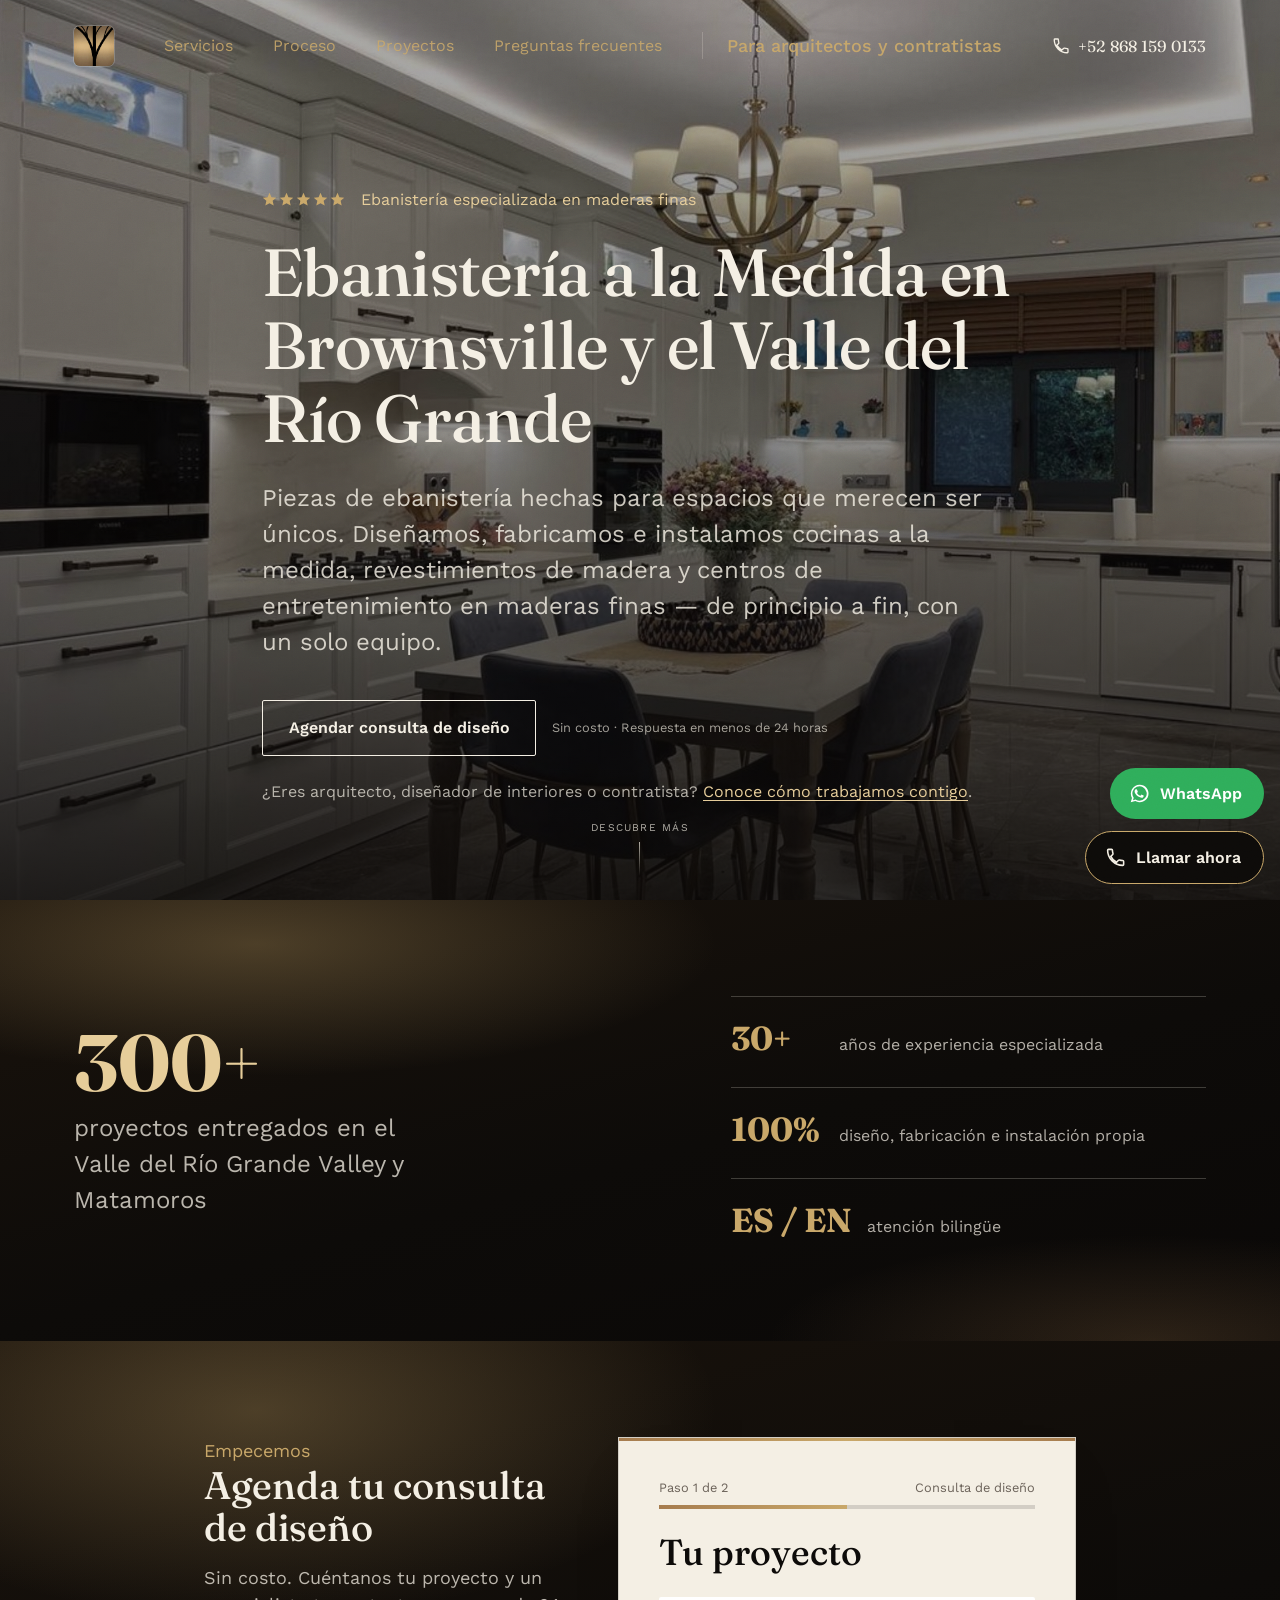
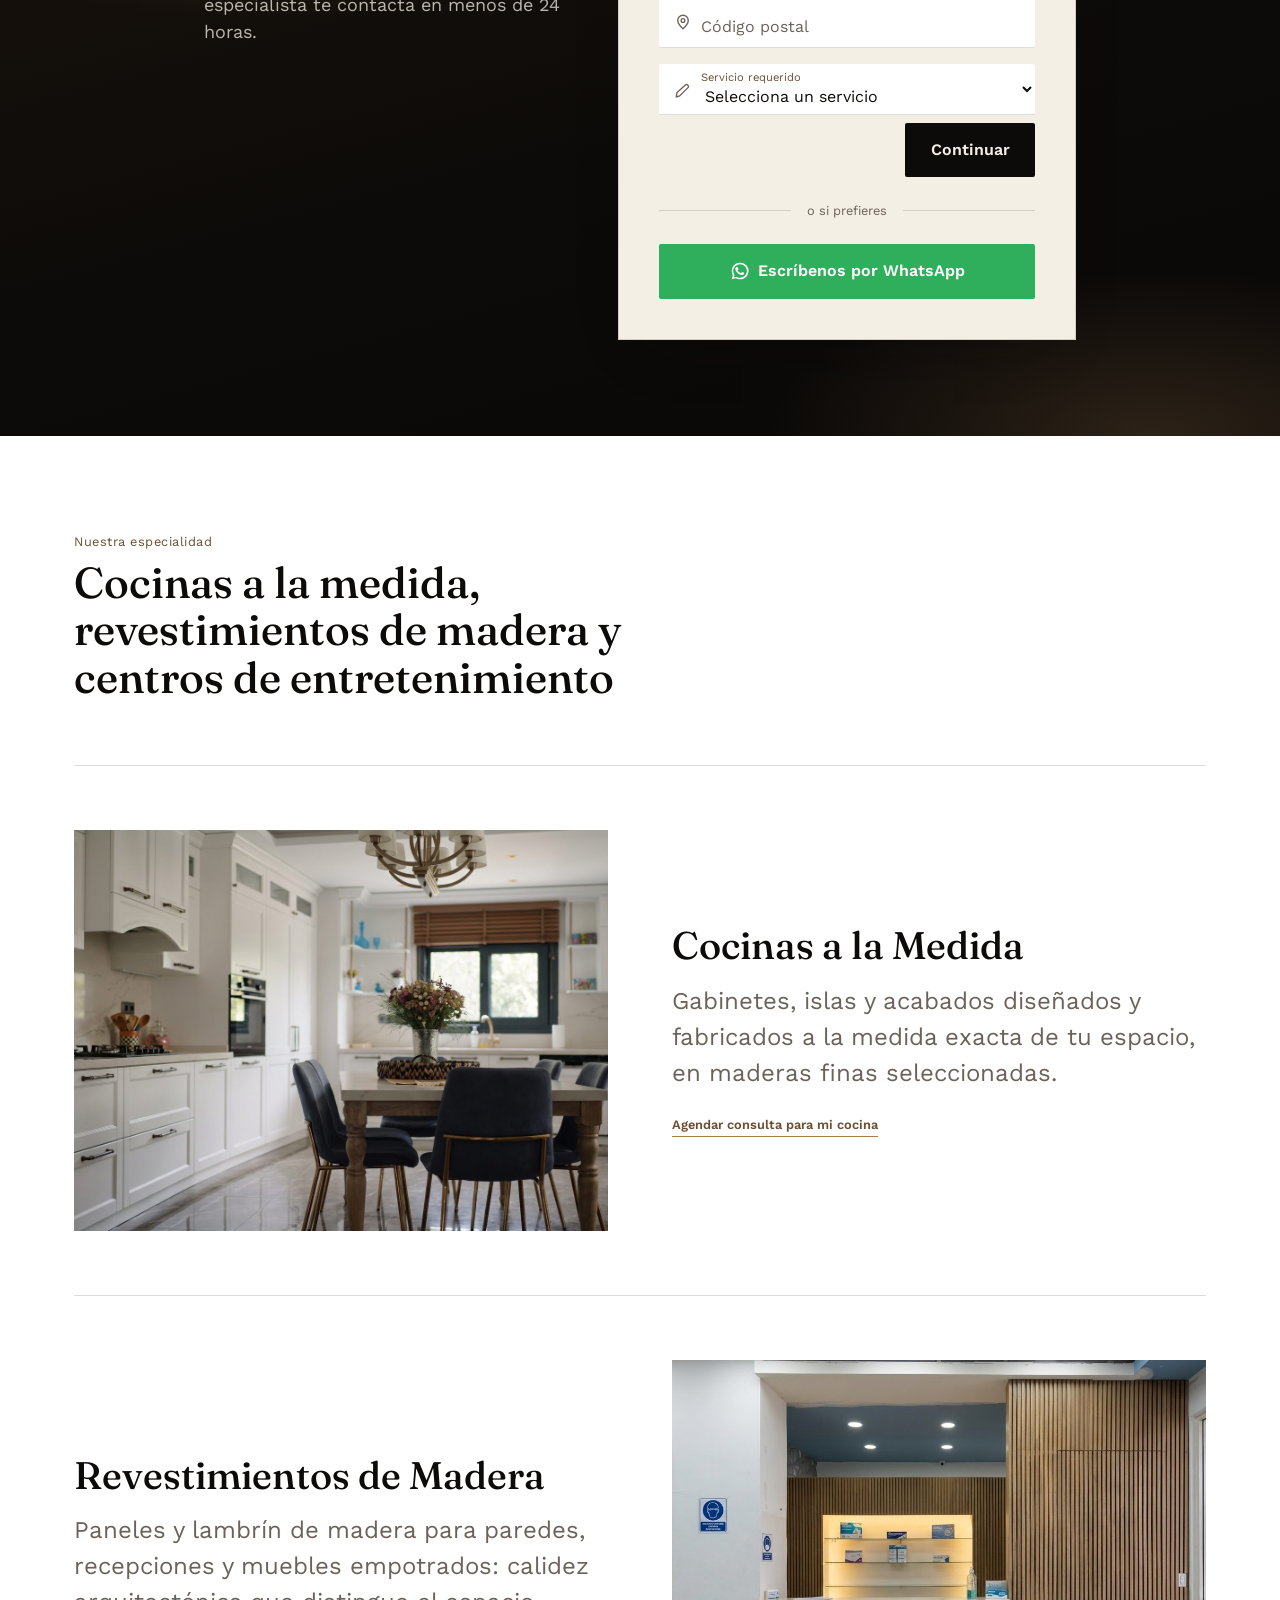
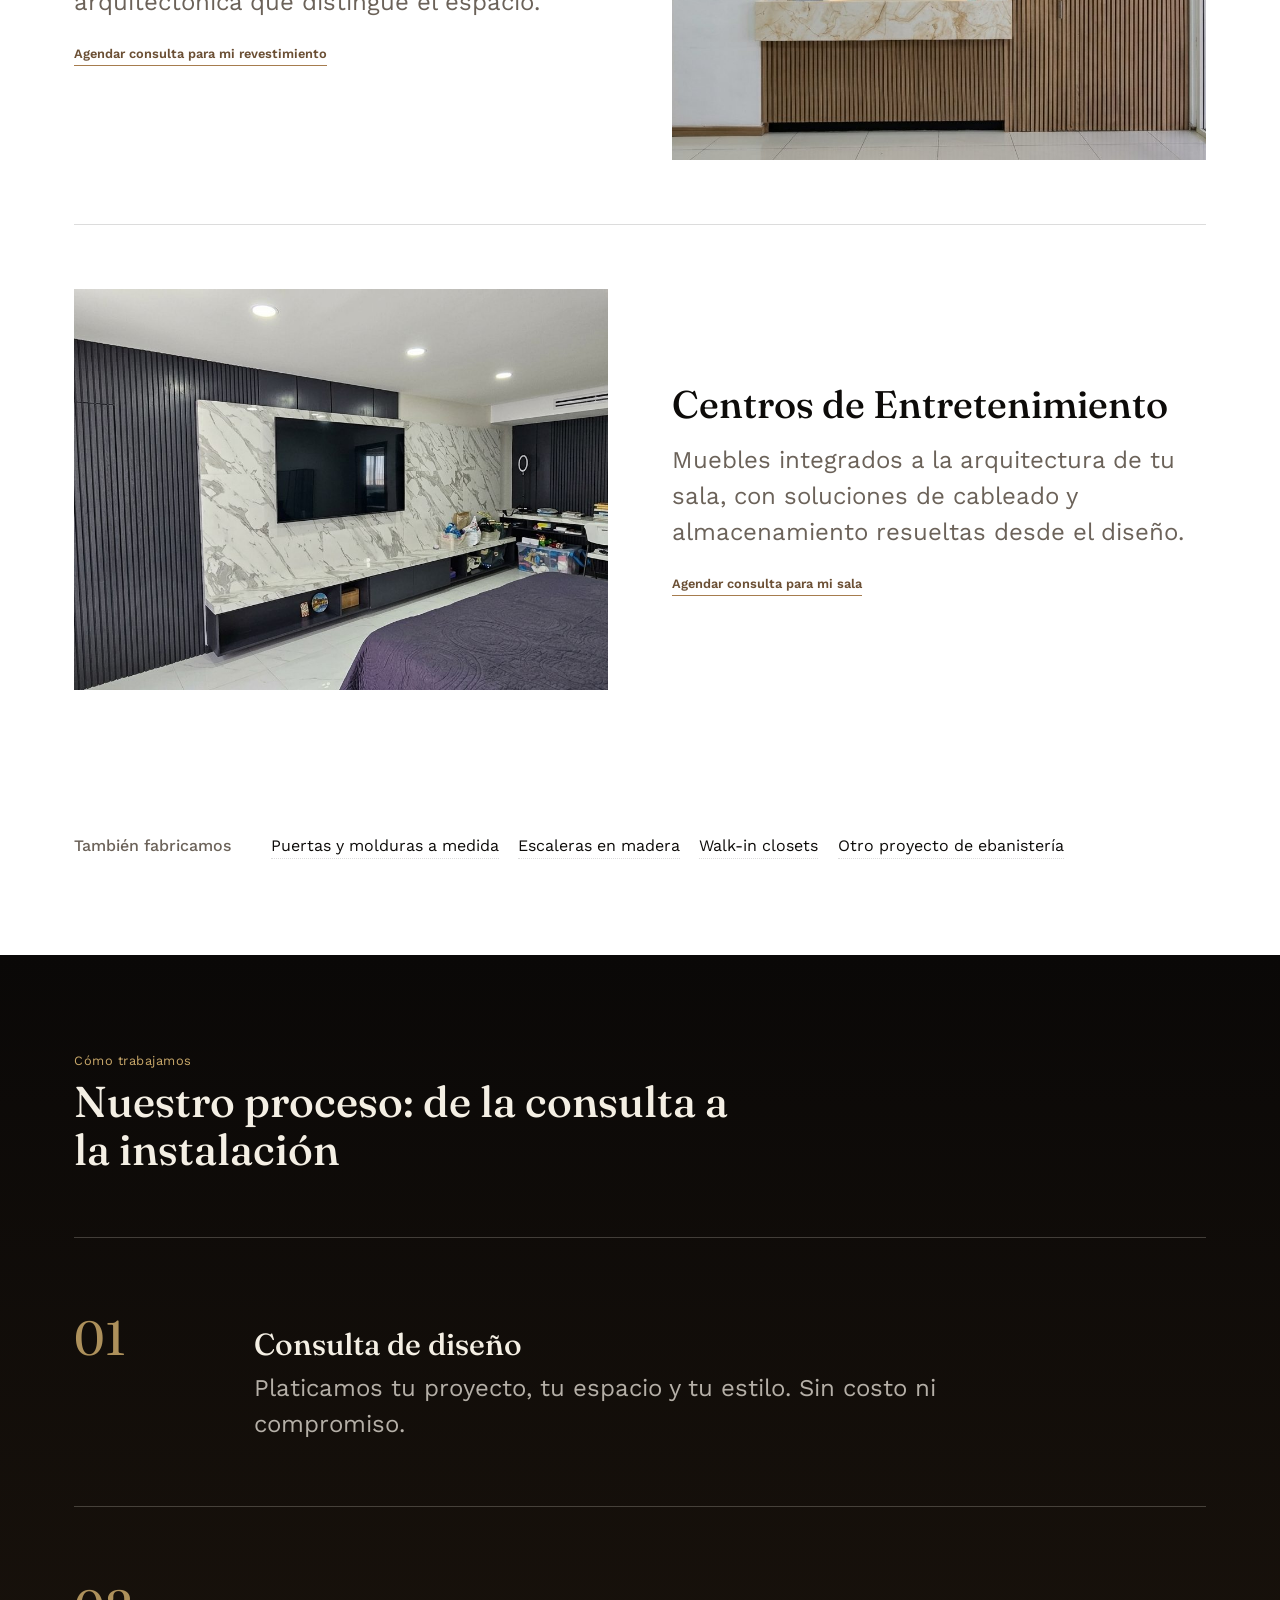
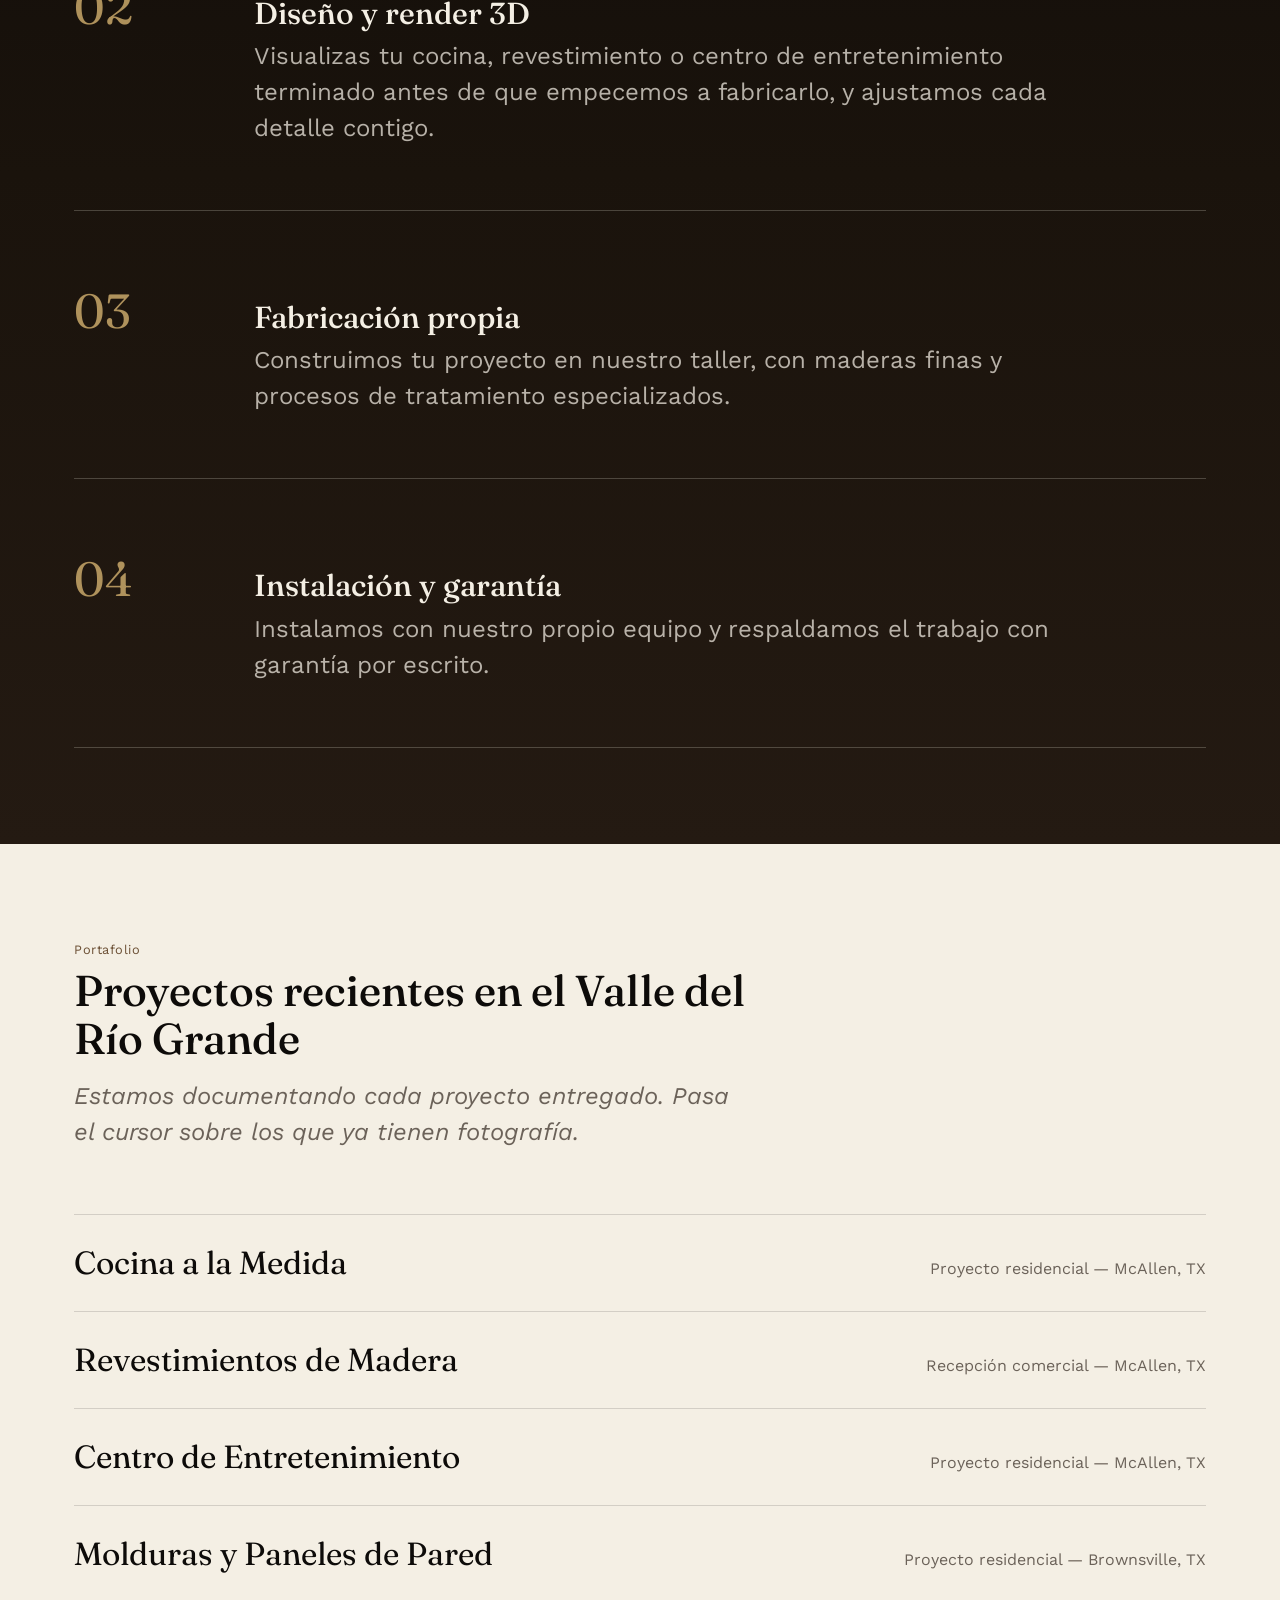
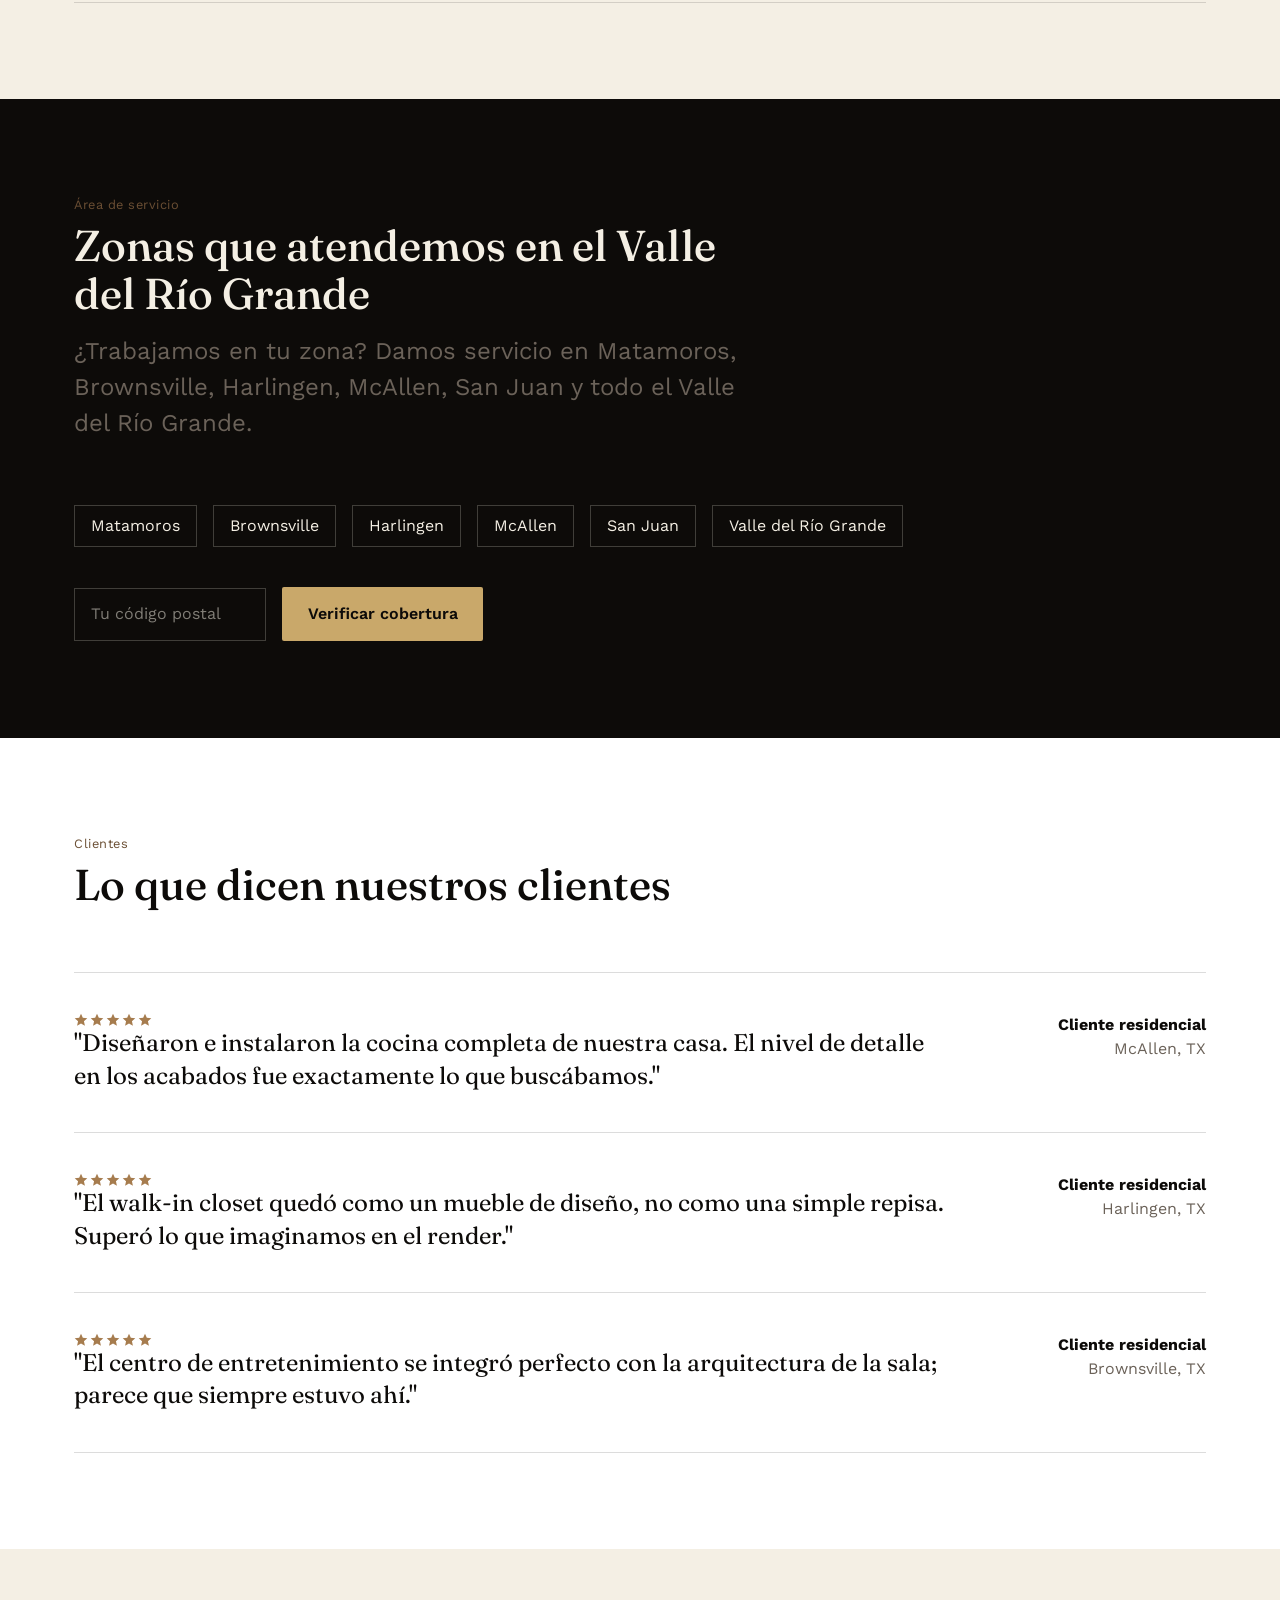
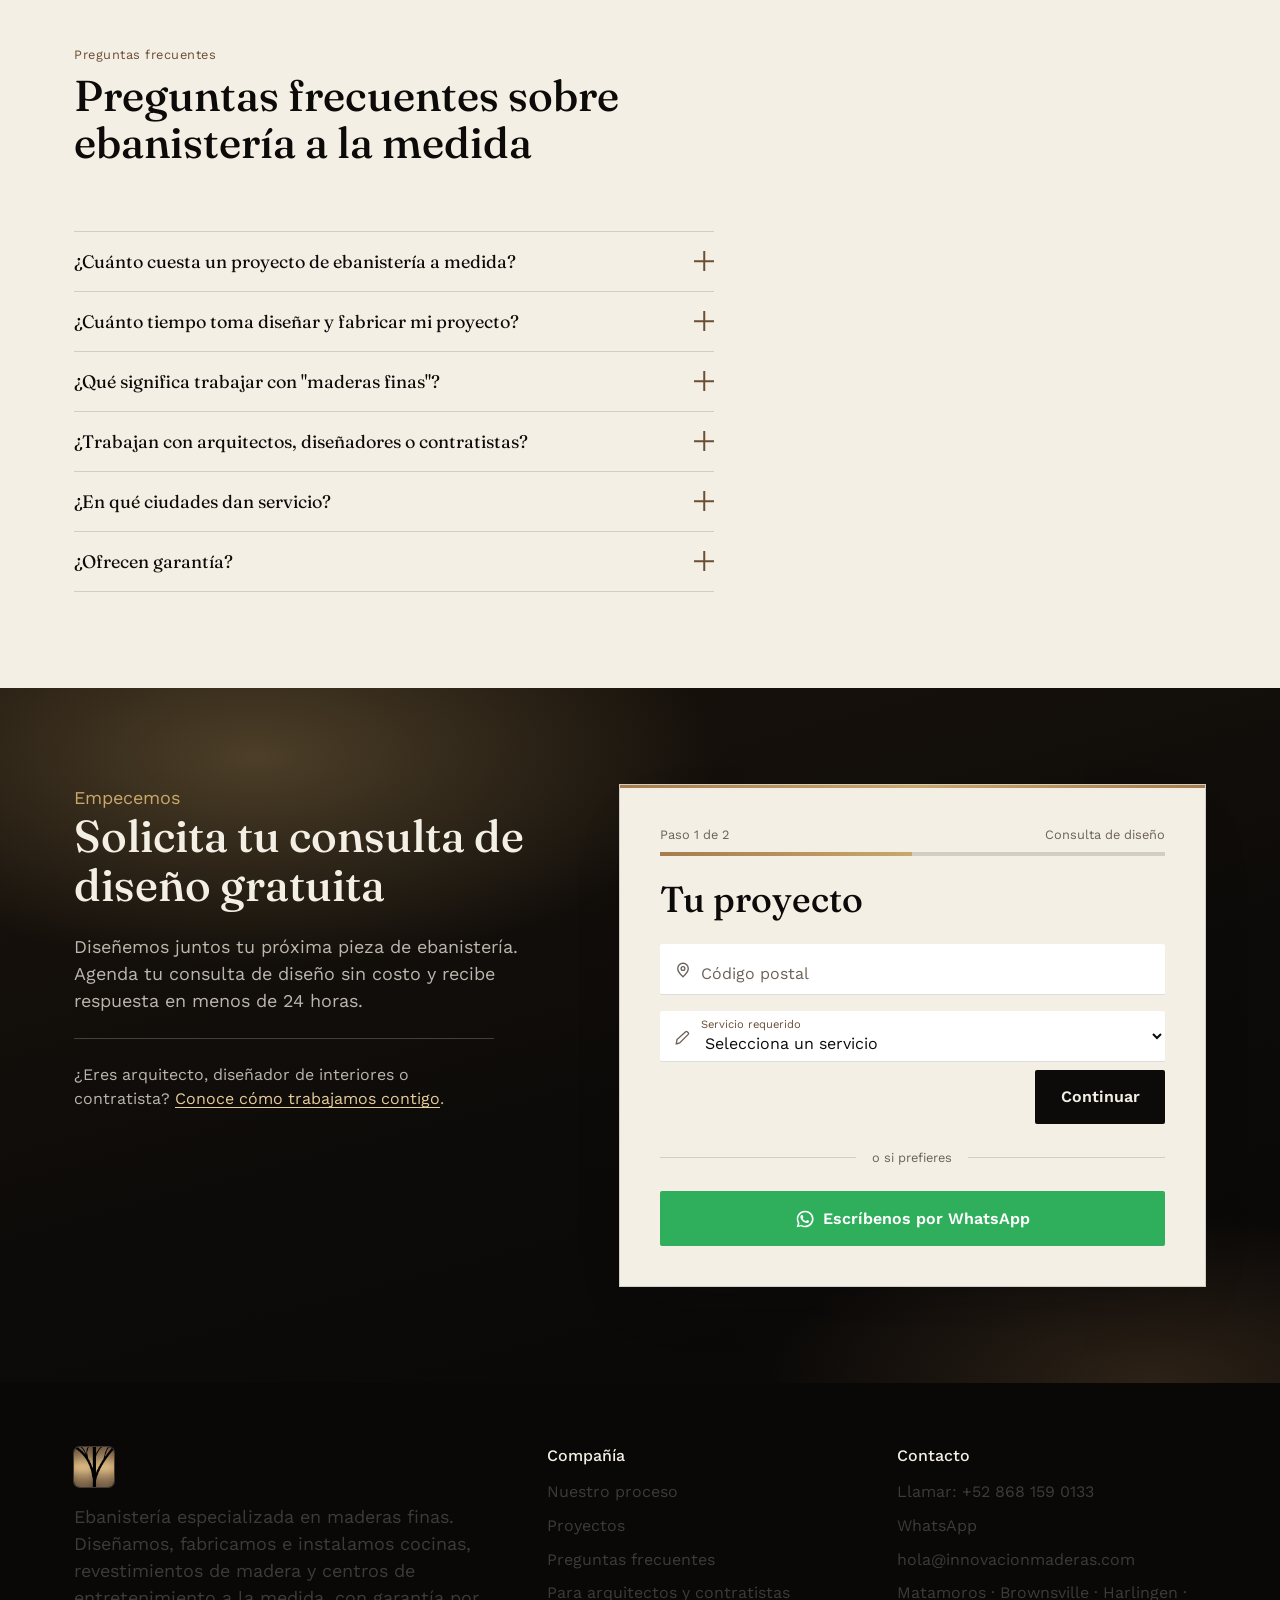
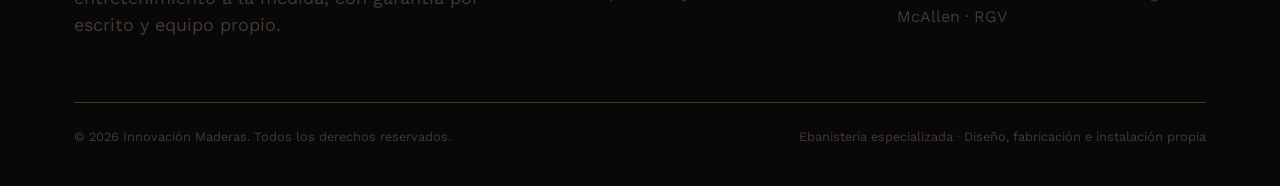
<file: index.html>
<!DOCTYPE html>
<html lang="es">
<head>
  <meta charset="UTF-8" />
  <meta name="viewport" content="width=device-width, initial-scale=1.0" />
  <title>Ebanistería a la Medida en Brownsville TX | Innovación Maderas</title>
  <meta name="description" content="Cocinas, revestimientos de madera y centros de entretenimiento en madera fina, diseñados y fabricados por Innovación Maderas. Servimos Matamoros, Brownsville, Harlingen y todo el Valle del Río Grande. Consulta de diseño sin costo." />
  <link rel="canonical" href="https://www.innovacionmaderas.com/" />
  <!-- TODO: reemplazar por la URL real cuando el dominio esté conectado (ver Prioridad 1 del informe SEO) -->

  <link rel="preconnect" href="https://fonts.googleapis.com" />
  <link rel="preconnect" href="https://fonts.gstatic.com" crossorigin />
  <link href="https://fonts.googleapis.com/css2?family=Fraunces:opsz,wght@9..144,400;9..144,500;9..144,600&family=Work+Sans:wght@400;500;600&display=swap" rel="stylesheet" />

  <link rel="icon" href="assets/images/logo/favicon-32.png" sizes="32x32" />
  <link rel="icon" href="assets/images/logo/favicon-16.png" sizes="16x16" />
  <link rel="icon" href="assets/images/logo/icon-192.png" sizes="192x192" />
  <link rel="apple-touch-icon" href="assets/images/logo/apple-touch-icon.png" />
  <link rel="manifest" href="manifest.json" />
  <meta name="theme-color" content="#0d0b09" />
  <meta name="apple-mobile-web-app-capable" content="yes" />
  <meta name="apple-mobile-web-app-status-bar-style" content="black-translucent" />
  <meta name="apple-mobile-web-app-title" content="Innovación Maderas" />
  <link rel="stylesheet" href="assets/css/reset.css" />
  <link rel="stylesheet" href="assets/css/variables.css" />
  <link rel="stylesheet" href="assets/css/main.css" />
  <link rel="stylesheet" href="assets/css/pages/home.css" />

  <!-- LocalBusiness schema — actualizar "url", "address" y "sameAs" con datos
       reales (dirección física o área de servicio, redes sociales) cuando
       estén definidos. Ver sección 5 y 8 del informe SEO. -->
  <script type="application/ld+json">
  {
    "@context": "https://schema.org",
    "@type": "HomeAndConstructionBusiness",
    "name": "Innovación Maderas",
    "description": "Ebanistería especializada en maderas finas: cocinas a la medida, revestimientos de madera y centros de entretenimiento, para clientes residenciales y para arquitectos, diseñadores y contratistas en el Valle del Río Grande.",
    "url": "https://www.innovacionmaderas.com/",
    "image": "https://www.innovacionmaderas.com/assets/images/logo/logo.png",
    "logo": "https://www.innovacionmaderas.com/assets/images/logo/logo.png",
    "telephone": "+52-868-159-0133",
    "email": "hola@innovacionmaderas.com",
    "priceRange": "$$$",
    "areaServed": [
      { "@type": "City", "name": "Matamoros, Tamaulipas" },
      { "@type": "City", "name": "Brownsville, TX" },
      { "@type": "City", "name": "Harlingen, TX" },
      { "@type": "City", "name": "McAllen, TX" },
      { "@type": "City", "name": "San Juan, TX" }
    ],
    "makesOffer": [
      { "@type": "Offer", "itemOffered": { "@type": "Service", "name": "Cocinas a la Medida" } },
      { "@type": "Offer", "itemOffered": { "@type": "Service", "name": "Revestimientos de Madera" } },
      { "@type": "Offer", "itemOffered": { "@type": "Service", "name": "Centros de Entretenimiento" } }
    ]
  }
  </script>
</head>
<body>

  <div class="page-transition"></div>

  <header class="site-header">
    <div class="container">
      <img class="logo" src="assets/images/logo/logo.png" alt="Innovación Maderas" />

      <nav class="main-nav" aria-label="Navegación principal">
        <a href="#servicios">Servicios</a>
        <a href="#proceso">Proceso</a>
        <a href="#proyectos">Proyectos</a>
        <a href="#preguntas">Preguntas frecuentes</a>
        <a class="nav-pro" href="pages/profesionales.html">Para arquitectos y contratistas</a>
      </nav>

      <div class="header-actions">
        <a class="header-call" data-phone-link href="#">
          <svg viewBox="0 0 24 24" fill="none" stroke="currentColor" stroke-width="1.8"><path d="M6.6 10.8c1.4 2.8 3.8 5.2 6.6 6.6l2.2-2.2c.3-.3.7-.4 1.1-.3 1.2.4 2.5.6 3.8.6.6 0 1 .4 1 1V20c0 .6-.4 1-1 1C10.9 21 3 13.1 3 3.7c0-.6.4-1 1-1h3.5c.6 0 1 .4 1 1 0 1.3.2 2.6.6 3.8.1.4 0 .8-.3 1.1L6.6 10.8z"/></svg>
          <span data-phone-display>(555) 123-4567</span>
        </a>
        <button class="nav-toggle" aria-label="Abrir menú" aria-expanded="false">
          <span></span><span></span><span></span>
        </button>
      </div>
    </div>
  </header>

  <nav class="mobile-nav" aria-label="Navegación móvil">
    <a href="#servicios">Servicios</a>
    <a href="#proceso">Proceso</a>
    <a href="#proyectos">Proyectos</a>
    <a href="#preguntas">Preguntas frecuentes</a>
    <a class="nav-pro" href="pages/profesionales.html">Para arquitectos y contratistas</a>
  </nav>

  <main>
    <!-- ================= HERO (video) ================= -->
    <section class="hero">
      <!-- Video del hero: cocina a la medida, animada con Veo (cinematic push-in). -->
      <video class="hero__video" poster="assets/images/content/cocina-a-la-medida-matamoros-brownsville-tx.jpg" autoplay muted loop playsinline>
        <source src="https://res.cloudinary.com/npaacurb/video/upload/v1789606462/CustomKitchenCabinetsMcAllenTx.mp4" type="video/mp4">
      </video>
      <div class="hero__scrim"></div>

      <div class="container">
        <div class="hero__content">
          <div class="hero__eyebrow-row">
            <span class="hero__stars">
              <svg viewBox="0 0 20 20"><path d="M10 1l2.6 5.9 6.4.6-4.8 4.3 1.4 6.3L10 15l-5.6 3.1L5.8 11.8 1 7.5l6.4-.6L10 1z"/></svg>
              <svg viewBox="0 0 20 20"><path d="M10 1l2.6 5.9 6.4.6-4.8 4.3 1.4 6.3L10 15l-5.6 3.1L5.8 11.8 1 7.5l6.4-.6L10 1z"/></svg>
              <svg viewBox="0 0 20 20"><path d="M10 1l2.6 5.9 6.4.6-4.8 4.3 1.4 6.3L10 15l-5.6 3.1L5.8 11.8 1 7.5l6.4-.6L10 1z"/></svg>
              <svg viewBox="0 0 20 20"><path d="M10 1l2.6 5.9 6.4.6-4.8 4.3 1.4 6.3L10 15l-5.6 3.1L5.8 11.8 1 7.5l6.4-.6L10 1z"/></svg>
              <svg viewBox="0 0 20 20"><path d="M10 1l2.6 5.9 6.4.6-4.8 4.3 1.4 6.3L10 15l-5.6 3.1L5.8 11.8 1 7.5l6.4-.6L10 1z"/></svg>
            </span>
            <span>Ebanistería especializada en maderas finas</span>
          </div>

          <h1>Ebanistería a la Medida en Brownsville y el Valle del Río Grande</h1>
          <p class="lede">
            Piezas de ebanistería hechas para espacios que merecen ser únicos.
            Diseñamos, fabricamos e instalamos cocinas a la medida,
            revestimientos de madera y centros de entretenimiento en maderas
            finas — de principio a fin, con un solo equipo.
          </p>
        </div>

        <div class="hero__actions">
          <a href="#cotizar-top" class="btn btn--outline">Agendar consulta de diseño</a>
          <span class="hint">Sin costo · Respuesta en menos de 24 horas</span>
        </div>

        <p class="hero__pro-link">
          ¿Eres arquitecto, diseñador de interiores o contratista?
          <a href="pages/profesionales.html">Conoce cómo trabajamos contigo</a>.
        </p>
      </div>

      <span class="scroll-cue">Descubre más</span>
    </section>

    <!-- ================= CREDENCIALES (asimétrico) ================= -->
    <section class="stats">
      <div class="container">
        <div class="stat--lead">
          <strong data-count-to="300" data-suffix="+">0+</strong>
          <span>proyectos entregados en el Valle del Río Grande Valley y Matamoros</span>
        </div>
        <div class="stats-minor">
          <div class="stat-minor"><strong data-count-to="30" data-suffix="+">0+</strong><span>años de experiencia especializada</span></div>
          <div class="stat-minor"><strong data-count-to="100" data-suffix="%">0%</strong><span>diseño, fabricación e instalación propia</span></div>
          <div class="stat-minor"><strong>ES / EN</strong><span>atención bilingüe</span></div>
        </div>
      </div>
    </section>

    <!-- ================= CONSULTA RÁPIDA (formulario duplicado, cerca del inicio) ================= -->
    <section class="section quick-consult" id="cotizar-top">
      <div class="container quick-consult__container">
        <div class="quick-consult__intro">
          <span class="eyebrow" style="color:var(--color-gold);">Empecemos</span>
          <h2>Agenda tu consulta de diseño</h2>
          <p>Sin costo. Cuéntanos tu proyecto y un especialista te contacta en menos de 24 horas.</p>
        </div>

        <div class="lead-card" id="cotizar-top-card">
          <div class="form-progress">
            <div class="form-progress__label">
              <span data-progress-label>Paso 1 de 2</span>
              <span>Consulta de diseño</span>
            </div>
            <div class="form-progress__track"><div class="form-progress__fill"></div></div>
          </div>

          <form class="lead-form" id="lead-form-top" novalidate>
            <div class="form-steps">

              <div class="form-step" data-step="1">
                <h3 class="form-step__title">Tu proyecto</h3>

                <div class="field">
                  <svg class="field__icon" viewBox="0 0 24 24" fill="none" stroke="currentColor" stroke-width="1.8"><path d="M12 21s-7-6.2-7-11a7 7 0 0 1 14 0c0 4.8-7 11-7 11z"/><circle cx="12" cy="10" r="2.5"/></svg>
                  <input type="text" id="zipcode-top" name="zipcode" placeholder=" " inputmode="numeric" maxlength="5" required autocomplete="postal-code" />
                  <label for="zipcode-top">Código postal</label>
                  <svg class="field__check" viewBox="0 0 24 24" fill="none" stroke="currentColor" stroke-width="2.4"><path d="M4 12l6 6L20 6"/></svg>
                </div>

                <div class="field field--select" style="margin-top: var(--space-2);">
                  <svg class="field__icon" viewBox="0 0 24 24" fill="none" stroke="currentColor" stroke-width="1.8"><path d="M4 21l3.5-1L19 8.5a1.5 1.5 0 0 0 0-2.1l-1.4-1.4a1.5 1.5 0 0 0-2.1 0L4 15.5 3 21z"/></svg>
                  <select id="servicio-top" name="servicio" required>
                    <option value="" selected disabled>Selecciona un servicio</option>
                    <option value="Cocinas a la Medida">Cocinas a la Medida</option>
                    <option value="Walk-in Closets">Walk-in Closets</option>
                    <option value="Centros de Entretenimiento">Centros de Entretenimiento</option>
                    <option value="Puertas y Molduras">Puertas y Molduras</option>
                    <option value="Escaleras">Escaleras</option>
                    <option value="Revestimientos de Madera">Revestimientos de Madera</option>
                    <option value="Otro proyecto de ebanistería">Otro proyecto de ebanistería</option>
                  </select>
                  <label for="servicio-top">Servicio requerido</label>
                </div>

                <div class="form-nav" style="justify-content:flex-end;">
                  <button type="button" class="btn btn--primary" data-step-next>Continuar</button>
                </div>
              </div>

              <div class="form-step" data-step="2">
                <h3 class="form-step__title">Acerca de ti</h3>

                <div class="field">
                  <svg class="field__icon" viewBox="0 0 24 24" fill="none" stroke="currentColor" stroke-width="1.8"><circle cx="12" cy="8" r="4"/><path d="M4 21v-1a8 8 0 0 1 16 0v1"/></svg>
                  <input type="text" id="nombre-top" name="nombre" placeholder=" " required autocomplete="name" />
                  <label for="nombre-top">Nombre completo</label>
                  <svg class="field__check" viewBox="0 0 24 24" fill="none" stroke="currentColor" stroke-width="2.4"><path d="M4 12l6 6L20 6"/></svg>
                </div>

                <div class="field" style="margin-top: var(--space-2);">
                  <svg class="field__icon" viewBox="0 0 24 24" fill="none" stroke="currentColor" stroke-width="1.8"><path d="M6.6 10.8c1.4 2.8 3.8 5.2 6.6 6.6l2.2-2.2c.3-.3.7-.4 1.1-.3 1.2.4 2.5.6 3.8.6.6 0 1 .4 1 1V20c0 .6-.4 1-1 1C10.9 21 3 13.1 3 3.7c0-.6.4-1 1-1h3.5c.6 0 1 .4 1 1 0 1.3.2 2.6.6 3.8.1.4 0 .8-.3 1.1L6.6 10.8z"/></svg>
                  <input type="tel" id="telefono-top" name="telefono" placeholder=" " required autocomplete="tel" />
                  <label for="telefono-top">Teléfono</label>
                  <svg class="field__check" viewBox="0 0 24 24" fill="none" stroke="currentColor" stroke-width="2.4"><path d="M4 12l6 6L20 6"/></svg>
                </div>

                <div class="field" style="margin-top: var(--space-2);">
                  <svg class="field__icon" viewBox="0 0 24 24" fill="none" stroke="currentColor" stroke-width="1.8"><rect x="3" y="5" width="18" height="14" rx="1"/><path d="M3 7l9 6 9-6"/></svg>
                  <input type="email" id="email-top" name="email" placeholder=" " required autocomplete="email" />
                  <label for="email-top">Correo electrónico</label>
                  <svg class="field__check" viewBox="0 0 24 24" fill="none" stroke="currentColor" stroke-width="2.4"><path d="M4 12l6 6L20 6"/></svg>
                </div>

                <div class="form-nav">
                  <button type="button" class="btn btn--ghost" data-step-back>Atrás</button>
                  <button type="submit" class="btn btn--primary">Solicitar consulta de diseño</button>
                </div>
                <p class="lead-form__note">No compartimos tu información con terceros.</p>
              </div>

            </div>
          </form>

          <div class="lead-card__divider">o si prefieres</div>

          <a class="btn btn--whatsapp" data-whatsapp-link href="#" target="_blank" rel="noopener">
            <svg viewBox="0 0 24 24" fill="currentColor"><path d="M12 2a10 10 0 0 0-8.6 15L2 22l5.2-1.4A10 10 0 1 0 12 2zm0 18.2a8.1 8.1 0 0 1-4.1-1.1l-.3-.2-3 .8.8-2.9-.2-.3A8.2 8.2 0 1 1 12 20.2zm4.5-6.1c-.2-.1-1.5-.7-1.7-.8-.2-.1-.4-.1-.6.1s-.7.8-.9 1c-.2.2-.3.2-.6.1a6.7 6.7 0 0 1-2-1.2 7.4 7.4 0 0 1-1.4-1.7c-.1-.2 0-.4.1-.5l.4-.5c.1-.2.2-.3.2-.5.1-.2 0-.4 0-.5s-.6-1.5-.9-2c-.2-.5-.4-.4-.6-.4h-.5c-.2 0-.5.1-.7.3a2.9 2.9 0 0 0-.9 2.1c0 1.2.9 2.4 1 2.6.1.2 1.8 2.8 4.4 3.9.6.3 1.1.4 1.5.6.6.2 1.1.2 1.6.1.5-.1 1.5-.6 1.7-1.2.2-.6.2-1.1.1-1.2 0-.1-.2-.2-.5-.3z"/></svg>
            Escríbenos por WhatsApp
          </a>
        </div>
      </div>
    </section>

    <!-- ================= SERVICIOS ================= -->
    <section class="section services-section" id="servicios">
      <div class="container">
        <div class="section-head">
          <span class="eyebrow">Nuestra especialidad</span>
          <h2>Cocinas a la medida, revestimientos de madera y centros de entretenimiento</h2>
        </div>

        <div class="service-row" data-service-value="Cocinas a la Medida">
          <div class="service-row__media">
            <img src="assets/images/content/cocina-a-la-medida-mcallen-tx.jpg" alt="Cocina a la medida fabricada por Innovación Maderas en McAllen, TX" loading="lazy" />
          </div>
          <div class="service-row__body">
            <h3>Cocinas a la Medida</h3>
            <p>Gabinetes, islas y acabados diseñados y fabricados a la medida exacta de tu espacio, en maderas finas seleccionadas.</p>
            <span class="service-row__cta">Agendar consulta para mi cocina</span>
          </div>
        </div>

        <div class="service-row service-row--reverse" data-service-value="Revestimientos de Madera">
          <div class="service-row__media">
            <img src="assets/images/content/revestimientos-madera-lobby-mcallen-tx.jpg" alt="Revestimiento de madera en lambrín fabricado por Innovación Maderas en McAllen, TX" loading="lazy" />
          </div>
          <div class="service-row__body">
            <h3>Revestimientos de Madera</h3>
            <p>Paneles y lambrín de madera para paredes, recepciones y muebles empotrados: calidez arquitectónica que distingue el espacio.</p>
            <span class="service-row__cta">Agendar consulta para mi revestimiento</span>
          </div>
        </div>

        <div class="service-row" data-service-value="Centros de Entretenimiento">
          <div class="service-row__media">
            <img src="assets/images/content/centro-entretenimiento-mcallen-tx.jpg" alt="Centro de entretenimiento a la medida fabricado por Innovación Maderas en McAllen, TX" loading="lazy" />
          </div>
          <div class="service-row__body">
            <h3>Centros de Entretenimiento</h3>
            <p>Muebles integrados a la arquitectura de tu sala, con soluciones de cableado y almacenamiento resueltas desde el diseño.</p>
            <span class="service-row__cta">Agendar consulta para mi sala</span>
          </div>
        </div>

        <div class="services-catalog">
          <h4>También fabricamos</h4>
          <ul>
            <li><button type="button" data-service-value="Puertas y Molduras">Puertas y molduras a medida</button></li>
            <li><button type="button" data-service-value="Escaleras">Escaleras en madera</button></li>
            <li><button type="button" data-service-value="Walk-in Closets">Walk-in closets</button></li>
            <li><button type="button" data-service-value="Otro proyecto de ebanistería">Otro proyecto de ebanistería</button></li>
          </ul>
        </div>
      </div>
    </section>

    <!-- ================= PROCESO ================= -->
    <section class="section process-section on-dark" id="proceso">
      <div class="container">
        <div class="section-head">
          <span class="eyebrow">Cómo trabajamos</span>
          <h2>Nuestro proceso: de la consulta a la instalación</h2>
        </div>

        <div class="process-list">
          <div class="process-step">
            <span class="process-step__index">01</span>
            <div>
              <h3>Consulta de diseño</h3>
              <p>Platicamos tu proyecto, tu espacio y tu estilo. Sin costo ni compromiso.</p>
            </div>
          </div>
          <div class="process-step">
            <span class="process-step__index">02</span>
            <div>
              <h3>Diseño y render 3D</h3>
              <p>Visualizas tu cocina, revestimiento o centro de entretenimiento terminado antes de que empecemos a fabricarlo, y ajustamos cada detalle contigo.</p>
            </div>
          </div>
          <div class="process-step">
            <span class="process-step__index">03</span>
            <div>
              <h3>Fabricación propia</h3>
              <p>Construimos tu proyecto en nuestro taller, con maderas finas y procesos de tratamiento especializados.</p>
            </div>
          </div>
          <div class="process-step">
            <span class="process-step__index">04</span>
            <div>
              <h3>Instalación y garantía</h3>
              <p>Instalamos con nuestro propio equipo y respaldamos el trabajo con garantía por escrito.</p>
            </div>
          </div>
        </div>
      </div>
    </section>

    <!-- ================= PROYECTOS ================= -->
    <section class="section portfolio-section" id="proyectos">
      <div class="container">
        <div class="section-head">
          <span class="eyebrow">Portafolio</span>
          <h2>Proyectos recientes en el Valle del Río Grande</h2>
          <p class="portfolio-note">Estamos documentando cada proyecto entregado. Pasa el cursor sobre los que ya tienen fotografía.</p>
        </div>

        <div class="portfolio-index">
          <div class="portfolio-entry portfolio-entry--has-photo">
            <span class="portfolio-entry__name">Cocina a la Medida</span>
            <span class="portfolio-entry__meta">Proyecto residencial — McAllen, TX</span>
            <div class="portfolio-entry__thumb">
              <img src="assets/images/content/cocina-a-la-medida-matamoros-brownsville-tx.jpg" alt="Cocina a la medida entregada por Innovación Maderas en el Valle del Río Grande" loading="lazy" />
            </div>
          </div>
          <div class="portfolio-entry portfolio-entry--has-photo">
            <span class="portfolio-entry__name">Revestimientos de Madera</span>
            <span class="portfolio-entry__meta">Recepción comercial — McAllen, TX</span>
            <div class="portfolio-entry__thumb">
              <img src="assets/images/content/revestimientos-madera-lobby-mcallen-tx.jpg" alt="Revestimiento de madera en recepción comercial fabricado por Innovación Maderas en McAllen, TX" loading="lazy" />
            </div>
          </div>
          <div class="portfolio-entry portfolio-entry--has-photo">
            <span class="portfolio-entry__name">Centro de Entretenimiento</span>
            <span class="portfolio-entry__meta">Proyecto residencial — McAllen, TX</span>
            <div class="portfolio-entry__thumb">
              <img src="assets/images/content/centro-entretenimiento-mcallen-tx.jpg" alt="Centro de entretenimiento a la medida fabricado por Innovación Maderas en McAllen, TX" loading="lazy" />
            </div>
          </div>
          <div class="portfolio-entry portfolio-entry--has-photo">
            <span class="portfolio-entry__name">Molduras y Paneles de Pared</span>
            <span class="portfolio-entry__meta">Proyecto residencial — Brownsville, TX</span>
            <div class="portfolio-entry__thumb">
              <img src="assets/images/content/molduras-pared-brownsville-tx.jpg" alt="Molduras y paneles de pared a la medida fabricados por Innovación Maderas en Brownsville, TX" loading="lazy" />
            </div>
          </div>
        </div>
      </div>
    </section>

    <!-- ================= ZONA DE COBERTURA ================= -->
    <section class="section coverage-section">
      <div class="container">
        <div class="section-head on-dark">
          <span class="eyebrow">Área de servicio</span>
          <h2>Zonas que atendemos en el Valle del Río Grande</h2>
          <p>¿Trabajamos en tu zona? Damos servicio en Matamoros, Brownsville, Harlingen, McAllen, San Juan y todo el Valle del Río Grande.</p>
        </div>

        <div class="coverage-list">
          <span>Matamoros</span>
          <span>Brownsville</span>
          <span>Harlingen</span>
          <span>McAllen</span>
          <span>San Juan</span>
          <span>Valle del Río Grande</span>
        </div>

        <form class="coverage-check" id="coverage-form">
          <input type="text" placeholder="Tu código postal" inputmode="numeric" maxlength="5" aria-label="Código postal" />
          <button type="submit" class="btn btn--gold">Verificar cobertura</button>
        </form>
        <p data-coverage-result hidden style="margin-top: 1rem; max-width: 46ch;"></p>
      </div>
    </section>

    <!-- ================= TESTIMONIOS ================= -->
    <section class="section testimonials-section" id="testimonios">
      <div class="container">
        <div class="section-head">
          <span class="eyebrow">Clientes</span>
          <h2>Lo que dicen nuestros clientes</h2>
        </div>

        <div class="testimonial-list">
          <article class="testimonial-entry">
            <div>
              <div class="stars">
                <svg viewBox="0 0 20 20"><path d="M10 1l2.6 5.9 6.4.6-4.8 4.3 1.4 6.3L10 15l-5.6 3.1L5.8 11.8 1 7.5l6.4-.6L10 1z"/></svg><svg viewBox="0 0 20 20"><path d="M10 1l2.6 5.9 6.4.6-4.8 4.3 1.4 6.3L10 15l-5.6 3.1L5.8 11.8 1 7.5l6.4-.6L10 1z"/></svg><svg viewBox="0 0 20 20"><path d="M10 1l2.6 5.9 6.4.6-4.8 4.3 1.4 6.3L10 15l-5.6 3.1L5.8 11.8 1 7.5l6.4-.6L10 1z"/></svg><svg viewBox="0 0 20 20"><path d="M10 1l2.6 5.9 6.4.6-4.8 4.3 1.4 6.3L10 15l-5.6 3.1L5.8 11.8 1 7.5l6.4-.6L10 1z"/></svg><svg viewBox="0 0 20 20"><path d="M10 1l2.6 5.9 6.4.6-4.8 4.3 1.4 6.3L10 15l-5.6 3.1L5.8 11.8 1 7.5l6.4-.6L10 1z"/></svg>
              </div>
              <blockquote>"Diseñaron e instalaron la cocina completa de nuestra casa. El nivel de detalle en los acabados fue exactamente lo que buscábamos."</blockquote>
            </div>
            <p class="author"><strong>Cliente residencial</strong>McAllen, TX</p>
          </article>

          <article class="testimonial-entry">
            <div>
              <div class="stars">
                <svg viewBox="0 0 20 20"><path d="M10 1l2.6 5.9 6.4.6-4.8 4.3 1.4 6.3L10 15l-5.6 3.1L5.8 11.8 1 7.5l6.4-.6L10 1z"/></svg><svg viewBox="0 0 20 20"><path d="M10 1l2.6 5.9 6.4.6-4.8 4.3 1.4 6.3L10 15l-5.6 3.1L5.8 11.8 1 7.5l6.4-.6L10 1z"/></svg><svg viewBox="0 0 20 20"><path d="M10 1l2.6 5.9 6.4.6-4.8 4.3 1.4 6.3L10 15l-5.6 3.1L5.8 11.8 1 7.5l6.4-.6L10 1z"/></svg><svg viewBox="0 0 20 20"><path d="M10 1l2.6 5.9 6.4.6-4.8 4.3 1.4 6.3L10 15l-5.6 3.1L5.8 11.8 1 7.5l6.4-.6L10 1z"/></svg><svg viewBox="0 0 20 20"><path d="M10 1l2.6 5.9 6.4.6-4.8 4.3 1.4 6.3L10 15l-5.6 3.1L5.8 11.8 1 7.5l6.4-.6L10 1z"/></svg>
              </div>
              <blockquote>"El walk-in closet quedó como un mueble de diseño, no como una simple repisa. Superó lo que imaginamos en el render."</blockquote>
            </div>
            <p class="author"><strong>Cliente residencial</strong>Harlingen, TX</p>
          </article>

          <article class="testimonial-entry">
            <div>
              <div class="stars">
                <svg viewBox="0 0 20 20"><path d="M10 1l2.6 5.9 6.4.6-4.8 4.3 1.4 6.3L10 15l-5.6 3.1L5.8 11.8 1 7.5l6.4-.6L10 1z"/></svg><svg viewBox="0 0 20 20"><path d="M10 1l2.6 5.9 6.4.6-4.8 4.3 1.4 6.3L10 15l-5.6 3.1L5.8 11.8 1 7.5l6.4-.6L10 1z"/></svg><svg viewBox="0 0 20 20"><path d="M10 1l2.6 5.9 6.4.6-4.8 4.3 1.4 6.3L10 15l-5.6 3.1L5.8 11.8 1 7.5l6.4-.6L10 1z"/></svg><svg viewBox="0 0 20 20"><path d="M10 1l2.6 5.9 6.4.6-4.8 4.3 1.4 6.3L10 15l-5.6 3.1L5.8 11.8 1 7.5l6.4-.6L10 1z"/></svg><svg viewBox="0 0 20 20"><path d="M10 1l2.6 5.9 6.4.6-4.8 4.3 1.4 6.3L10 15l-5.6 3.1L5.8 11.8 1 7.5l6.4-.6L10 1z"/></svg>
              </div>
              <blockquote>"El centro de entretenimiento se integró perfecto con la arquitectura de la sala; parece que siempre estuvo ahí."</blockquote>
            </div>
            <p class="author"><strong>Cliente residencial</strong>Brownsville, TX</p>
          </article>
        </div>
      </div>
    </section>

    <!-- ================= FAQ ================= -->
    <section class="section faq-section" id="preguntas">
      <div class="container">
        <div class="section-head">
          <span class="eyebrow">Preguntas frecuentes</span>
          <h2>Preguntas frecuentes sobre ebanistería a la medida</h2>
        </div>

        <div class="faq-list">
          <details class="faq-item">
            <summary>¿Cuánto cuesta un proyecto de ebanistería a medida?<span class="icon"></span></summary>
            <p>Cada proyecto es distinto: depende del tamaño, la madera y el nivel de detalle. En tu consulta de diseño, sin costo, te damos una cotización precisa basada en tu proyecto real, no un estimado genérico.</p>
          </details>
          <details class="faq-item">
            <summary>¿Cuánto tiempo toma diseñar y fabricar mi proyecto?<span class="icon"></span></summary>
            <p>Después de aprobar el diseño y el render, la fabricación e instalación suele tomar varias semanas, dependiendo de la complejidad. Te damos un tiempo estimado exacto en tu cotización.</p>
          </details>
          <details class="faq-item">
            <summary>¿Qué significa trabajar con "maderas finas"?<span class="icon"></span></summary>
            <p>Seleccionamos especies y procesos de tratamiento pensados para durabilidad, estabilidad y un acabado que no se consigue con materiales genéricos de carpintería de construcción.</p>
          </details>
          <details class="faq-item">
            <summary>¿Trabajan con arquitectos, diseñadores o contratistas?<span class="icon"></span></summary>
            <p>Sí. Además de proyectos residenciales, somos proveedor especializado de ebanistería para arquitectos, diseñadores de interiores, contratistas y constructores. <a href="pages/profesionales.html" style="text-decoration:underline;">Conoce cómo trabajamos contigo</a>.</p>
          </details>
          <details class="faq-item">
            <summary>¿En qué ciudades dan servicio?<span class="icon"></span></summary>
            <p>Damos servicio en Matamoros, Brownsville, Harlingen, McAllen, San Juan y el resto del Valle del Río Grande.</p>
          </details>
          <details class="faq-item">
            <summary>¿Ofrecen garantía?<span class="icon"></span></summary>
            <p>Sí. Todo proyecto incluye garantía por escrito sobre materiales y mano de obra, con los términos detallados en tu contrato.</p>
          </details>
        </div>
      </div>
    </section>

    <!-- ================= CTA FINAL + FORMULARIO ================= -->
    <section class="section final-section" id="cotizar-form">
      <div class="container final-grid">
        <div class="final-copy">
          <span class="eyebrow" style="color:var(--color-gold);">Empecemos</span>
          <h2>Solicita tu consulta de diseño gratuita</h2>
          <p>Diseñemos juntos tu próxima pieza de ebanistería. Agenda tu consulta de diseño sin costo y recibe respuesta en menos de 24 horas.</p>
          <p class="final-copy__pro">¿Eres arquitecto, diseñador de interiores o contratista? <a href="pages/profesionales.html">Conoce cómo trabajamos contigo</a>.</p>
        </div>

        <div class="lead-card" id="cotizar-final">
          <div class="form-progress">
            <div class="form-progress__label">
              <span data-progress-label>Paso 1 de 2</span>
              <span>Consulta de diseño</span>
            </div>
            <div class="form-progress__track"><div class="form-progress__fill"></div></div>
          </div>

          <form class="lead-form" id="lead-form-final" novalidate>
            <div class="form-steps">

              <div class="form-step" data-step="1">
                <h3 class="form-step__title">Tu proyecto</h3>

                <div class="field">
                  <svg class="field__icon" viewBox="0 0 24 24" fill="none" stroke="currentColor" stroke-width="1.8"><path d="M12 21s-7-6.2-7-11a7 7 0 0 1 14 0c0 4.8-7 11-7 11z"/><circle cx="12" cy="10" r="2.5"/></svg>
                  <input type="text" id="zipcode-final" name="zipcode" placeholder=" " inputmode="numeric" maxlength="5" required autocomplete="postal-code" />
                  <label for="zipcode-final">Código postal</label>
                  <svg class="field__check" viewBox="0 0 24 24" fill="none" stroke="currentColor" stroke-width="2.4"><path d="M4 12l6 6L20 6"/></svg>
                </div>

                <div class="field field--select" style="margin-top: var(--space-2);">
                  <svg class="field__icon" viewBox="0 0 24 24" fill="none" stroke="currentColor" stroke-width="1.8"><path d="M4 21l3.5-1L19 8.5a1.5 1.5 0 0 0 0-2.1l-1.4-1.4a1.5 1.5 0 0 0-2.1 0L4 15.5 3 21z"/></svg>
                  <select id="servicio-final" name="servicio" required>
                    <option value="" selected disabled>Selecciona un servicio</option>
                    <option value="Cocinas a la Medida">Cocinas a la Medida</option>
                    <option value="Walk-in Closets">Walk-in Closets</option>
                    <option value="Centros de Entretenimiento">Centros de Entretenimiento</option>
                    <option value="Puertas y Molduras">Puertas y Molduras</option>
                    <option value="Escaleras">Escaleras</option>
                    <option value="Revestimientos de Madera">Revestimientos de Madera</option>
                    <option value="Otro proyecto de ebanistería">Otro proyecto de ebanistería</option>
                  </select>
                  <label for="servicio-final">Servicio requerido</label>
                </div>

                <div class="form-nav" style="justify-content:flex-end;">
                  <button type="button" class="btn btn--primary" data-step-next>Continuar</button>
                </div>
              </div>

              <div class="form-step" data-step="2">
                <h3 class="form-step__title">Acerca de ti</h3>

                <div class="field">
                  <svg class="field__icon" viewBox="0 0 24 24" fill="none" stroke="currentColor" stroke-width="1.8"><circle cx="12" cy="8" r="4"/><path d="M4 21v-1a8 8 0 0 1 16 0v1"/></svg>
                  <input type="text" id="nombre-final" name="nombre" placeholder=" " required autocomplete="name" />
                  <label for="nombre-final">Nombre completo</label>
                  <svg class="field__check" viewBox="0 0 24 24" fill="none" stroke="currentColor" stroke-width="2.4"><path d="M4 12l6 6L20 6"/></svg>
                </div>

                <div class="field" style="margin-top: var(--space-2);">
                  <svg class="field__icon" viewBox="0 0 24 24" fill="none" stroke="currentColor" stroke-width="1.8"><path d="M6.6 10.8c1.4 2.8 3.8 5.2 6.6 6.6l2.2-2.2c.3-.3.7-.4 1.1-.3 1.2.4 2.5.6 3.8.6.6 0 1 .4 1 1V20c0 .6-.4 1-1 1C10.9 21 3 13.1 3 3.7c0-.6.4-1 1-1h3.5c.6 0 1 .4 1 1 0 1.3.2 2.6.6 3.8.1.4 0 .8-.3 1.1L6.6 10.8z"/></svg>
                  <input type="tel" id="telefono-final" name="telefono" placeholder=" " required autocomplete="tel" />
                  <label for="telefono-final">Teléfono</label>
                  <svg class="field__check" viewBox="0 0 24 24" fill="none" stroke="currentColor" stroke-width="2.4"><path d="M4 12l6 6L20 6"/></svg>
                </div>

                <div class="field" style="margin-top: var(--space-2);">
                  <svg class="field__icon" viewBox="0 0 24 24" fill="none" stroke="currentColor" stroke-width="1.8"><rect x="3" y="5" width="18" height="14" rx="1"/><path d="M3 7l9 6 9-6"/></svg>
                  <input type="email" id="email-final" name="email" placeholder=" " required autocomplete="email" />
                  <label for="email-final">Correo electrónico</label>
                  <svg class="field__check" viewBox="0 0 24 24" fill="none" stroke="currentColor" stroke-width="2.4"><path d="M4 12l6 6L20 6"/></svg>
                </div>

                <div class="form-nav">
                  <button type="button" class="btn btn--ghost" data-step-back>Atrás</button>
                  <button type="submit" class="btn btn--primary">Solicitar consulta de diseño</button>
                </div>
                <p class="lead-form__note">No compartimos tu información con terceros.</p>
              </div>

            </div>
          </form>

          <div class="lead-card__divider">o si prefieres</div>

          <a class="btn btn--whatsapp" data-whatsapp-link href="#" target="_blank" rel="noopener">
            <svg viewBox="0 0 24 24" fill="currentColor"><path d="M12 2a10 10 0 0 0-8.6 15L2 22l5.2-1.4A10 10 0 1 0 12 2zm0 18.2a8.1 8.1 0 0 1-4.1-1.1l-.3-.2-3 .8.8-2.9-.2-.3A8.2 8.2 0 1 1 12 20.2zm4.5-6.1c-.2-.1-1.5-.7-1.7-.8-.2-.1-.4-.1-.6.1s-.7.8-.9 1c-.2.2-.3.2-.6.1a6.7 6.7 0 0 1-2-1.2 7.4 7.4 0 0 1-1.4-1.7c-.1-.2 0-.4.1-.5l.4-.5c.1-.2.2-.3.2-.5.1-.2 0-.4 0-.5s-.6-1.5-.9-2c-.2-.5-.4-.4-.6-.4h-.5c-.2 0-.5.1-.7.3a2.9 2.9 0 0 0-.9 2.1c0 1.2.9 2.4 1 2.6.1.2 1.8 2.8 4.4 3.9.6.3 1.1.4 1.5.6.6.2 1.1.2 1.6.1.5-.1 1.5-.6 1.7-1.2.2-.6.2-1.1.1-1.2 0-.1-.2-.2-.5-.3z"/></svg>
            Escríbenos por WhatsApp
          </a>
        </div>
      </div>
    </section>
  </main>

  <footer class="site-footer">
    <div class="container">
      <div class="footer-grid">
        <div>
          <img class="logo" src="assets/images/logo/logo.png" alt="Innovación Maderas" />
          <p style="margin-top: var(--space-2); max-width: 40ch;">
            Ebanistería especializada en maderas finas. Diseñamos, fabricamos
            e instalamos cocinas, revestimientos de madera y centros de
            entretenimiento a la medida, con garantía por escrito y equipo propio.
          </p>
        </div>
        <div>
          <h4>Compañía</h4>
          <ul>
            <li><a href="#proceso">Nuestro proceso</a></li>
            <li><a href="#proyectos">Proyectos</a></li>
            <li><a href="#preguntas">Preguntas frecuentes</a></li>
            <li><a href="pages/profesionales.html">Para arquitectos y contratistas</a></li>
          </ul>
        </div>
        <div>
          <h4>Contacto</h4>
          <ul>
            <li><a data-phone-link href="#">Llamar: <span data-phone-display>(555) 123-4567</span></a></li>
            <li><a data-whatsapp-link href="#" target="_blank" rel="noopener">WhatsApp</a></li>
            <li><a href="mailto:hola@innovacionmaderas.com">hola@innovacionmaderas.com</a></li>
            <li>Matamoros · Brownsville · Harlingen · McAllen · RGV</li>
          </ul>
        </div>
      </div>

      <div class="footer-bottom">
        <span>© 2026 Innovación Maderas. Todos los derechos reservados.</span>
        <span>Ebanistería especializada · Diseño, fabricación e instalación propia</span>
      </div>
    </div>
  </footer>

  <div class="floating-actions">
    <a class="floating-btn floating-btn--whatsapp" data-whatsapp-link href="#" target="_blank" rel="noopener" aria-label="Escribir por WhatsApp">
      <svg viewBox="0 0 24 24" fill="currentColor"><path d="M12 2a10 10 0 0 0-8.6 15L2 22l5.2-1.4A10 10 0 1 0 12 2zm0 18.2a8.1 8.1 0 0 1-4.1-1.1l-.3-.2-3 .8.8-2.9-.2-.3A8.2 8.2 0 1 1 12 20.2zm4.5-6.1c-.2-.1-1.5-.7-1.7-.8-.2-.1-.4-.1-.6.1s-.7.8-.9 1c-.2.2-.3.2-.6.1a6.7 6.7 0 0 1-2-1.2 7.4 7.4 0 0 1-1.4-1.7c-.1-.2 0-.4.1-.5l.4-.5c.1-.2.2-.3.2-.5.1-.2 0-.4 0-.5s-.6-1.5-.9-2c-.2-.5-.4-.4-.6-.4h-.5c-.2 0-.5.1-.7.3a2.9 2.9 0 0 0-.9 2.1c0 1.2.9 2.4 1 2.6.1.2 1.8 2.8 4.4 3.9.6.3 1.1.4 1.5.6.6.2 1.1.2 1.6.1.5-.1 1.5-.6 1.7-1.2.2-.6.2-1.1.1-1.2 0-.1-.2-.2-.5-.3z"/></svg>
      <span>WhatsApp</span>
    </a>
    <a class="floating-btn floating-btn--call" data-phone-link href="#" aria-label="Llamar ahora a Innovación Maderas">
      <svg viewBox="0 0 24 24" fill="none" stroke="currentColor" stroke-width="1.8"><path d="M6.6 10.8c1.4 2.8 3.8 5.2 6.6 6.6l2.2-2.2c.3-.3.7-.4 1.1-.3 1.2.4 2.5.6 3.8.6.6 0 1 .4 1 1V20c0 .6-.4 1-1 1C10.9 21 3 13.1 3 3.7c0-.6.4-1 1-1h3.5c.6 0 1 .4 1 1 0 1.3.2 2.6.6 3.8.1.4 0 .8-.3 1.1L6.6 10.8z"/></svg>
      <span>Llamar ahora</span>
    </a>
  </div>

  <script src="assets/js/main.js" type="module"></script>
</body>
</html>
</file>
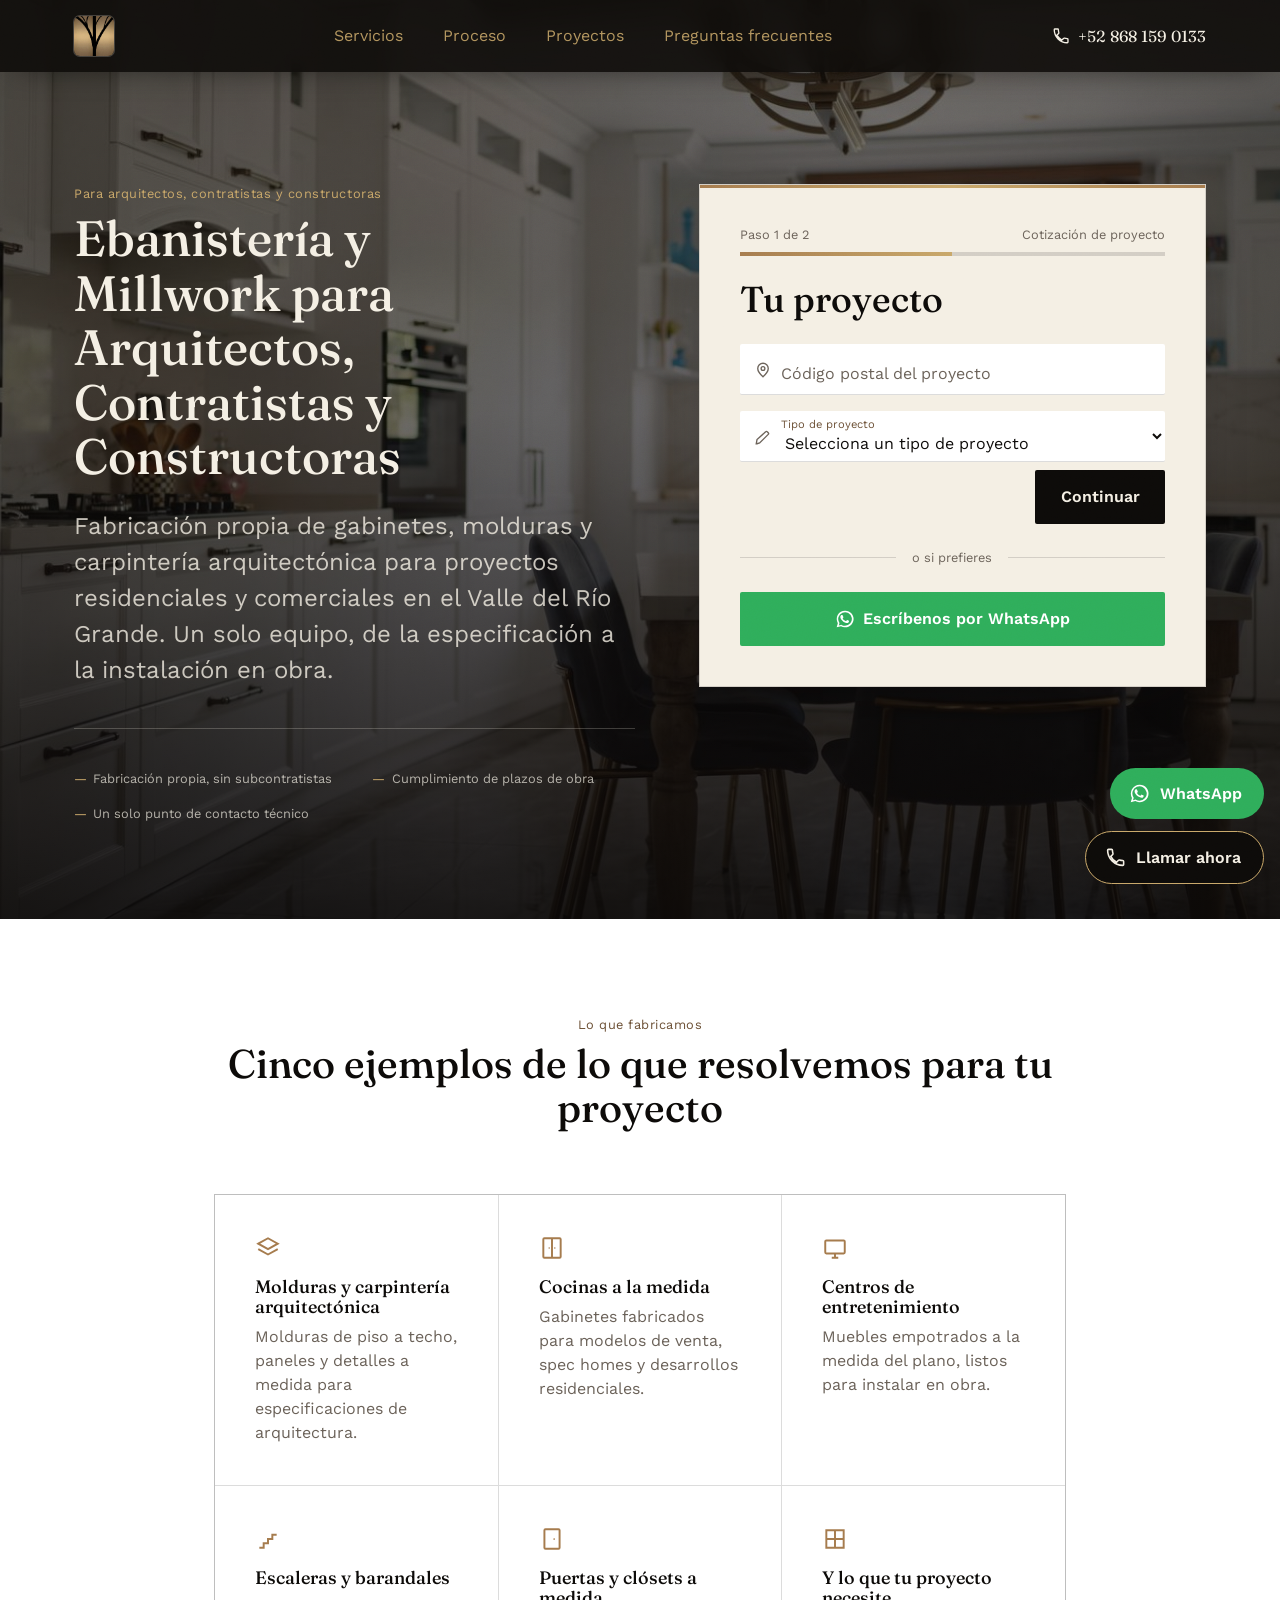
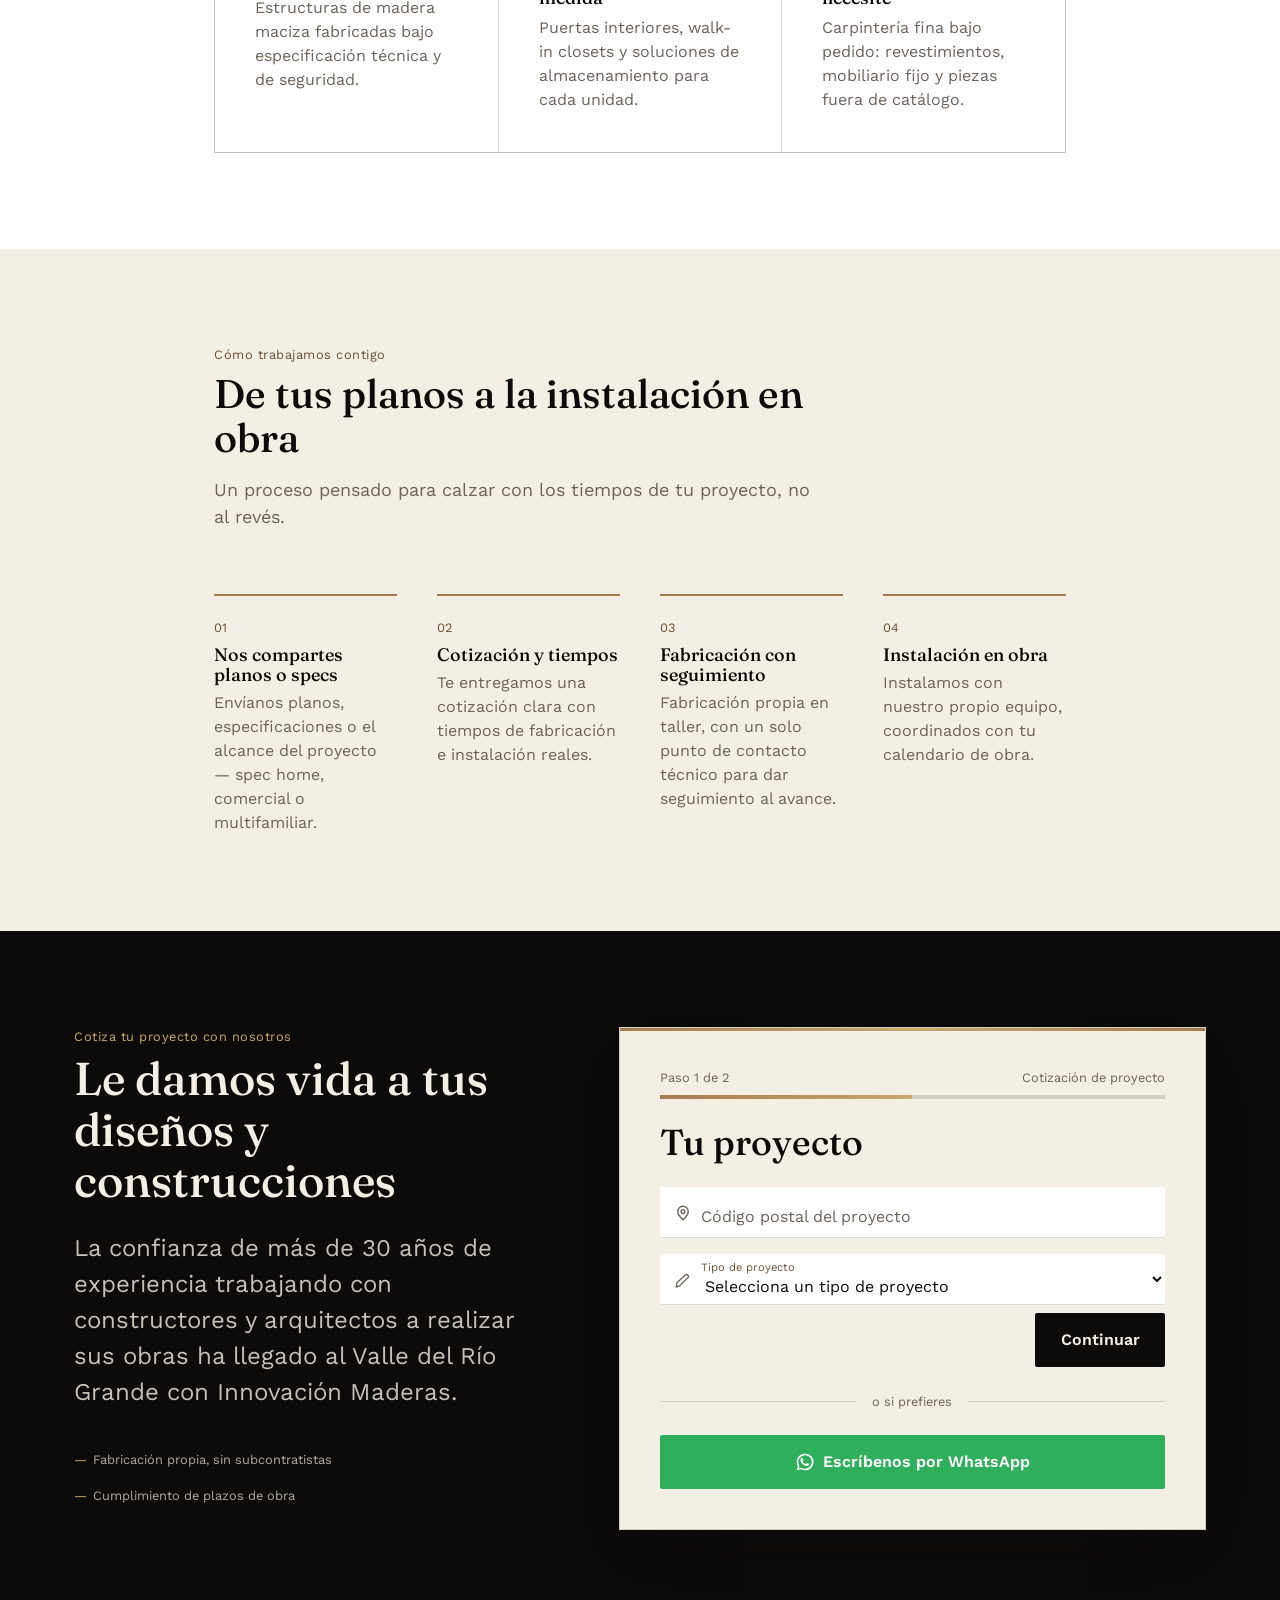
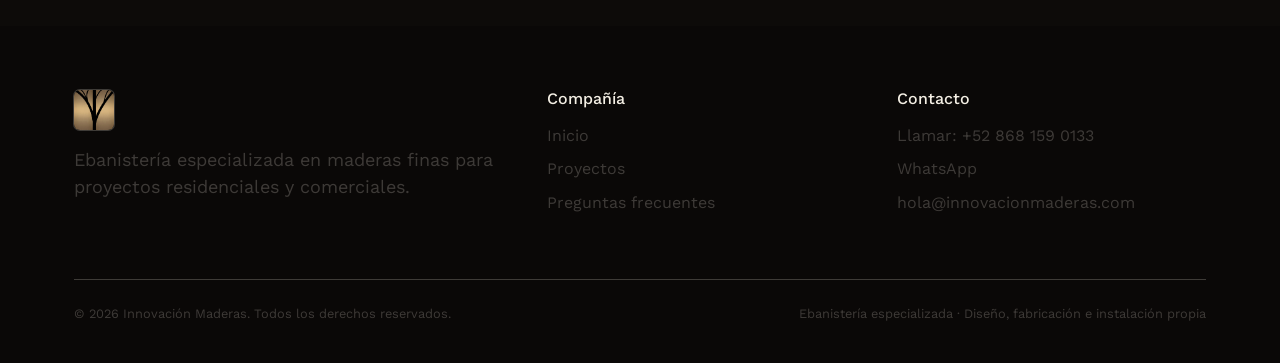
<file: pages/profesionales.html>
<!DOCTYPE html>
<html lang="es">
<head>
  <meta charset="UTF-8" />
  <meta name="viewport" content="width=device-width, initial-scale=1.0" />
  <title>Ebanistería para Arquitectos y Contratistas | Innovación Maderas</title>
  <meta name="description" content="Innovación Maderas fabrica millwork y ebanistería arquitectónica de alta calidad para arquitectos, diseñadores, contratistas y constructoras en el Valle del Río Grande." />
  <link rel="canonical" href="https://www.innovacionmaderas.com/pages/profesionales.html" />
  <!-- TODO: reemplazar por la URL real cuando el dominio esté conectado -->

  <link rel="preconnect" href="https://fonts.googleapis.com" />
  <link rel="preconnect" href="https://fonts.gstatic.com" crossorigin />
  <link href="https://fonts.googleapis.com/css2?family=Fraunces:opsz,wght@9..144,400;9..144,500;9..144,600&family=Work+Sans:wght@400;500;600&display=swap" rel="stylesheet" />

  <link rel="icon" href="../assets/images/logo/favicon-32.png" sizes="32x32" />
  <link rel="icon" href="../assets/images/logo/favicon-16.png" sizes="16x16" />
  <link rel="icon" href="../assets/images/logo/icon-192.png" sizes="192x192" />
  <link rel="apple-touch-icon" href="../assets/images/logo/apple-touch-icon.png" />
  <link rel="manifest" href="../manifest.json" />
  <meta name="theme-color" content="#0d0b09" />
  <meta name="apple-mobile-web-app-capable" content="yes" />
  <meta name="apple-mobile-web-app-status-bar-style" content="black-translucent" />
  <meta name="apple-mobile-web-app-title" content="Innovación Maderas" />
  <link rel="stylesheet" href="../assets/css/reset.css" />
  <link rel="stylesheet" href="../assets/css/variables.css" />
  <link rel="stylesheet" href="../assets/css/main.css" />
  <link rel="stylesheet" href="../assets/css/pages/profesionales.css" />
</head>
<body>

  <div class="page-transition"></div>

  <header class="site-header" data-force-solid="true">
    <div class="container">
      <a href="../index.html"><img class="logo" src="../assets/images/logo/logo.png" alt="Innovación Maderas" /></a>

      <nav class="main-nav" aria-label="Navegación principal">
        <a href="../index.html#servicios">Servicios</a>
        <a href="../index.html#proceso">Proceso</a>
        <a href="../index.html#proyectos">Proyectos</a>
        <a href="../index.html#preguntas">Preguntas frecuentes</a>
      </nav>

      <div class="header-actions">
        <a class="header-call" data-phone-link href="#">
          <svg viewBox="0 0 24 24" fill="none" stroke="currentColor" stroke-width="1.8"><path d="M6.6 10.8c1.4 2.8 3.8 5.2 6.6 6.6l2.2-2.2c.3-.3.7-.4 1.1-.3 1.2.4 2.5.6 3.8.6.6 0 1 .4 1 1V20c0 .6-.4 1-1 1C10.9 21 3 13.1 3 3.7c0-.6.4-1 1-1h3.5c.6 0 1 .4 1 1 0 1.3.2 2.6.6 3.8.1.4 0 .8-.3 1.1L6.6 10.8z"/></svg>
          <span data-phone-display>(555) 123-4567</span>
        </a>
        <button class="nav-toggle" aria-label="Abrir menú" aria-expanded="false">
          <span></span><span></span><span></span>
        </button>
      </div>
    </div>
  </header>

  <nav class="mobile-nav" aria-label="Navegación móvil">
    <a href="../index.html#servicios">Servicios</a>
    <a href="../index.html#proceso">Proceso</a>
    <a href="../index.html#proyectos">Proyectos</a>
    <a href="../index.html#preguntas">Preguntas frecuentes</a>
  </nav>

  <main>
    <!-- ================= HERO (video + formulario) ================= -->
    <section class="pro-hero">
      <video class="pro-hero__video" autoplay muted loop playsinline poster="../assets/images/content/cocina-a-la-medida-mcallen-tx.jpg">
        <source src="https://res.cloudinary.com/npaacurb/video/upload/v1789606462/CustomKitchenCabinetsMcAllenTx.mp4" type="video/mp4">
      </video>
      <div class="pro-hero__scrim"></div>

      <div class="container">
        <div>
          <span class="eyebrow">Para arquitectos, contratistas y constructoras</span>
          <h1>Ebanistería y Millwork para Arquitectos, Contratistas y Constructoras</h1>
          <p class="pro-hero__lede">
            Fabricación propia de gabinetes, molduras y carpintería
            arquitectónica para proyectos residenciales y comerciales en el
            Valle del Río Grande. Un solo equipo, de la especificación a la
            instalación en obra.
          </p>
          <ul class="pro-trustbar">
            <li>Fabricación propia, sin subcontratistas</li>
            <li>Cumplimiento de plazos de obra</li>
            <li>Un solo punto de contacto técnico</li>
          </ul>
        </div>

        <div class="lead-card" id="cotizar-pro-top-card">
          <div class="form-progress">
            <div class="form-progress__label">
              <span data-progress-label>Paso 1 de 2</span>
              <span>Cotización de proyecto</span>
            </div>
            <div class="form-progress__track"><div class="form-progress__fill"></div></div>
          </div>

          <form class="lead-form" id="lead-form-pro-top" novalidate>
            <input type="hidden" name="_subject" value="Nueva consulta — Arquitectos y Contratistas (Innovación Maderas)" />
            <div class="form-steps">

              <div class="form-step" data-step="1">
                <h3 class="form-step__title">Tu proyecto</h3>

                <div class="field">
                  <svg class="field__icon" viewBox="0 0 24 24" fill="none" stroke="currentColor" stroke-width="1.8"><path d="M12 21s-7-6.2-7-11a7 7 0 0 1 14 0c0 4.8-7 11-7 11z"/><circle cx="12" cy="10" r="2.5"/></svg>
                  <input type="text" id="zipcode-pro-top" name="zipcode" placeholder=" " inputmode="numeric" maxlength="5" required autocomplete="postal-code" />
                  <label for="zipcode-pro-top">Código postal del proyecto</label>
                  <svg class="field__check" viewBox="0 0 24 24" fill="none" stroke="currentColor" stroke-width="2.4"><path d="M4 12l6 6L20 6"/></svg>
                </div>

                <div class="field field--select" style="margin-top: var(--space-2);">
                  <svg class="field__icon" viewBox="0 0 24 24" fill="none" stroke="currentColor" stroke-width="1.8"><path d="M4 21l3.5-1L19 8.5a1.5 1.5 0 0 0 0-2.1l-1.4-1.4a1.5 1.5 0 0 0-2.1 0L4 15.5 3 21z"/></svg>
                  <select id="servicio-pro-top" name="servicio" required>
                    <option value="" selected disabled>Selecciona un tipo de proyecto</option>
                    <option value="Proyecto residencial (spec home)">Proyecto residencial (spec home)</option>
                    <option value="Proyecto comercial">Proyecto comercial</option>
                    <option value="Proyecto multifamiliar">Proyecto multifamiliar</option>
                    <option value="Remodelación">Remodelación</option>
                    <option value="Otro tipo de proyecto">Otro tipo de proyecto</option>
                  </select>
                  <label for="servicio-pro-top">Tipo de proyecto</label>
                </div>

                <div class="form-nav" style="justify-content:flex-end;">
                  <button type="button" class="btn btn--primary" data-step-next>Continuar</button>
                </div>
              </div>

              <div class="form-step" data-step="2">
                <h3 class="form-step__title">Acerca de tu empresa</h3>

                <div class="field">
                  <svg class="field__icon" viewBox="0 0 24 24" fill="none" stroke="currentColor" stroke-width="1.8"><circle cx="12" cy="8" r="4"/><path d="M4 21v-1a8 8 0 0 1 16 0v1"/></svg>
                  <input type="text" id="nombre-pro-top" name="nombre" placeholder=" " required autocomplete="name" />
                  <label for="nombre-pro-top">Nombre y empresa</label>
                  <svg class="field__check" viewBox="0 0 24 24" fill="none" stroke="currentColor" stroke-width="2.4"><path d="M4 12l6 6L20 6"/></svg>
                </div>

                <div class="field" style="margin-top: var(--space-2);">
                  <svg class="field__icon" viewBox="0 0 24 24" fill="none" stroke="currentColor" stroke-width="1.8"><path d="M6.6 10.8c1.4 2.8 3.8 5.2 6.6 6.6l2.2-2.2c.3-.3.7-.4 1.1-.3 1.2.4 2.5.6 3.8.6.6 0 1 .4 1 1V20c0 .6-.4 1-1 1C10.9 21 3 13.1 3 3.7c0-.6.4-1 1-1h3.5c.6 0 1 .4 1 1 0 1.3.2 2.6.6 3.8.1.4 0 .8-.3 1.1L6.6 10.8z"/></svg>
                  <input type="tel" id="telefono-pro-top" name="telefono" placeholder=" " required autocomplete="tel" />
                  <label for="telefono-pro-top">Teléfono</label>
                  <svg class="field__check" viewBox="0 0 24 24" fill="none" stroke="currentColor" stroke-width="2.4"><path d="M4 12l6 6L20 6"/></svg>
                </div>

                <div class="field" style="margin-top: var(--space-2);">
                  <svg class="field__icon" viewBox="0 0 24 24" fill="none" stroke="currentColor" stroke-width="1.8"><rect x="3" y="5" width="18" height="14" rx="1"/><path d="M3 7l9 6 9-6"/></svg>
                  <input type="email" id="email-pro-top" name="email" placeholder=" " required autocomplete="email" />
                  <label for="email-pro-top">Correo electrónico</label>
                  <svg class="field__check" viewBox="0 0 24 24" fill="none" stroke="currentColor" stroke-width="2.4"><path d="M4 12l6 6L20 6"/></svg>
                </div>

                <div class="form-nav">
                  <button type="button" class="btn btn--ghost" data-step-back>Atrás</button>
                  <button type="submit" class="btn btn--primary">Solicitar cotización</button>
                </div>
                <p class="lead-form__note">No compartimos tu información con terceros.</p>
              </div>

            </div>
          </form>

          <div class="lead-card__divider">o si prefieres</div>

          <a class="btn btn--whatsapp" data-whatsapp-link href="#" target="_blank" rel="noopener">
            <svg viewBox="0 0 24 24" fill="currentColor"><path d="M12 2a10 10 0 0 0-8.6 15L2 22l5.2-1.4A10 10 0 1 0 12 2zm0 18.2a8.1 8.1 0 0 1-4.1-1.1l-.3-.2-3 .8.8-2.9-.2-.3A8.2 8.2 0 1 1 12 20.2zm4.5-6.1c-.2-.1-1.5-.7-1.7-.8-.2-.1-.4-.1-.6.1s-.7.8-.9 1c-.2.2-.3.2-.6.1a6.7 6.7 0 0 1-2-1.2 7.4 7.4 0 0 1-1.4-1.7c-.1-.2 0-.4.1-.5l.4-.5c.1-.2.2-.3.2-.5.1-.2 0-.4 0-.5s-.6-1.5-.9-2c-.2-.5-.4-.4-.6-.4h-.5c-.2 0-.5.1-.7.3a2.9 2.9 0 0 0-.9 2.1c0 1.2.9 2.4 1 2.6.1.2 1.8 2.8 4.4 3.9.6.3 1.1.4 1.5.6.6.2 1.1.2 1.6.1.5-.1 1.5-.6 1.7-1.2.2-.6.2-1.1.1-1.2 0-.1-.2-.2-.5-.3z"/></svg>
            Escríbenos por WhatsApp
          </a>
        </div>
      </div>
    </section>

    <!-- ================= 6 CAPACIDADES ================= -->
    <section class="pro-capabilities">
      <div class="container">
        <span class="eyebrow" style="color: var(--color-bronze-deep);">Lo que fabricamos</span>
        <h2>Cinco ejemplos de lo que resolvemos para tu proyecto</h2>

        <div class="pro-grid">
          <article class="pro-card">
            <svg viewBox="0 0 24 24" fill="none" stroke="currentColor" stroke-width="1.8"><path d="M3 8l9-5 9 5-9 5-9-5z"/><path d="M3 13l9 5 9-5"/></svg>
            <h3>Molduras y carpintería arquitectónica</h3>
            <p>Molduras de piso a techo, paneles y detalles a medida para especificaciones de arquitectura.</p>
          </article>
          <article class="pro-card">
            <svg viewBox="0 0 24 24" fill="none" stroke="currentColor" stroke-width="1.8"><rect x="4" y="3" width="16" height="18" rx="1"/><path d="M12 3v18"/><circle cx="9.4" cy="12" r="0.7" fill="currentColor" stroke="none"/><circle cx="14.6" cy="12" r="0.7" fill="currentColor" stroke="none"/></svg>
            <h3>Cocinas a la medida</h3>
            <p>Gabinetes fabricados para modelos de venta, spec homes y desarrollos residenciales.</p>
          </article>
          <article class="pro-card">
            <svg viewBox="0 0 24 24" fill="none" stroke="currentColor" stroke-width="1.8"><rect x="3" y="5" width="18" height="12" rx="1"/><path d="M9 21h6M12 17v4"/></svg>
            <h3>Centros de entretenimiento</h3>
            <p>Muebles empotrados a la medida del plano, listos para instalar en obra.</p>
          </article>
          <article class="pro-card">
            <svg viewBox="0 0 24 24" fill="none" stroke="currentColor" stroke-width="1.8"><path d="M4 20h4v-4h4v-4h4v-4h4"/></svg>
            <h3>Escaleras y barandales</h3>
            <p>Estructuras de madera maciza fabricadas bajo especificación técnica y de seguridad.</p>
          </article>
          <article class="pro-card">
            <svg viewBox="0 0 24 24" fill="none" stroke="currentColor" stroke-width="1.8"><rect x="5" y="3" width="14" height="18" rx="1"/><circle cx="14" cy="12" r="0.8" fill="currentColor" stroke="none"/></svg>
            <h3>Puertas y clósets a medida</h3>
            <p>Puertas interiores, walk-in closets y soluciones de almacenamiento para cada unidad.</p>
          </article>
          <article class="pro-card">
            <svg viewBox="0 0 24 24" fill="none" stroke="currentColor" stroke-width="1.8"><path d="M4 4h16v16H4z"/><path d="M4 12h16M12 4v16"/></svg>
            <h3>Y lo que tu proyecto necesite</h3>
            <p>Carpintería fina bajo pedido: revestimientos, mobiliario fijo y piezas fuera de catálogo.</p>
          </article>
        </div>
      </div>
    </section>

    <!-- ================= CÓMO TRABAJAMOS CONTIGO ================= -->
    <section class="pro-process">
      <div class="container">
        <div class="section-head">
          <span class="eyebrow">Cómo trabajamos contigo</span>
          <h2>De tus planos a la instalación en obra</h2>
          <p>Un proceso pensado para calzar con los tiempos de tu proyecto, no al revés.</p>
        </div>
        <div class="pro-steps">
          <div class="pro-step">
            <span class="pro-step__index">01</span>
            <h3>Nos compartes planos o specs</h3>
            <p>Envíanos planos, especificaciones o el alcance del proyecto — spec home, comercial o multifamiliar.</p>
          </div>
          <div class="pro-step">
            <span class="pro-step__index">02</span>
            <h3>Cotización y tiempos</h3>
            <p>Te entregamos una cotización clara con tiempos de fabricación e instalación reales.</p>
          </div>
          <div class="pro-step">
            <span class="pro-step__index">03</span>
            <h3>Fabricación con seguimiento</h3>
            <p>Fabricación propia en taller, con un solo punto de contacto técnico para dar seguimiento al avance.</p>
          </div>
          <div class="pro-step">
            <span class="pro-step__index">04</span>
            <h3>Instalación en obra</h3>
            <p>Instalamos con nuestro propio equipo, coordinados con tu calendario de obra.</p>
          </div>
        </div>
      </div>
    </section>

    <!-- ================= COTIZA TU PROYECTO (pitch + formulario) ================= -->
    <section class="pro-quote">
      <div class="container">
        <div class="pro-quote__intro">
          <span class="eyebrow">Cotiza tu proyecto con nosotros</span>
          <h2>Le damos vida a tus diseños y construcciones</h2>
          <p>
            La confianza de más de 30 años de experiencia trabajando con
            constructores y arquitectos a realizar sus obras ha llegado al
            Valle del Río Grande con Innovación Maderas.
          </p>
          <ul class="pro-trustbar" style="margin-top: var(--space-4); border-top: none; padding-top: 0;">
            <li>Fabricación propia, sin subcontratistas</li>
            <li>Cumplimiento de plazos de obra</li>
          </ul>
        </div>

        <div class="lead-card" id="cotizar-pro-close-card">
          <div class="form-progress">
            <div class="form-progress__label">
              <span data-progress-label>Paso 1 de 2</span>
              <span>Cotización de proyecto</span>
            </div>
            <div class="form-progress__track"><div class="form-progress__fill"></div></div>
          </div>

          <form class="lead-form" id="lead-form-pro-close" novalidate>
            <input type="hidden" name="_subject" value="Nueva consulta — Arquitectos y Contratistas (Innovación Maderas)" />
            <div class="form-steps">

              <div class="form-step" data-step="1">
                <h3 class="form-step__title">Tu proyecto</h3>

                <div class="field">
                  <svg class="field__icon" viewBox="0 0 24 24" fill="none" stroke="currentColor" stroke-width="1.8"><path d="M12 21s-7-6.2-7-11a7 7 0 0 1 14 0c0 4.8-7 11-7 11z"/><circle cx="12" cy="10" r="2.5"/></svg>
                  <input type="text" id="zipcode-pro-close" name="zipcode" placeholder=" " inputmode="numeric" maxlength="5" required autocomplete="postal-code" />
                  <label for="zipcode-pro-close">Código postal del proyecto</label>
                  <svg class="field__check" viewBox="0 0 24 24" fill="none" stroke="currentColor" stroke-width="2.4"><path d="M4 12l6 6L20 6"/></svg>
                </div>

                <div class="field field--select" style="margin-top: var(--space-2);">
                  <svg class="field__icon" viewBox="0 0 24 24" fill="none" stroke="currentColor" stroke-width="1.8"><path d="M4 21l3.5-1L19 8.5a1.5 1.5 0 0 0 0-2.1l-1.4-1.4a1.5 1.5 0 0 0-2.1 0L4 15.5 3 21z"/></svg>
                  <select id="servicio-pro-close" name="servicio" required>
                    <option value="" selected disabled>Selecciona un tipo de proyecto</option>
                    <option value="Proyecto residencial (spec home)">Proyecto residencial (spec home)</option>
                    <option value="Proyecto comercial">Proyecto comercial</option>
                    <option value="Proyecto multifamiliar">Proyecto multifamiliar</option>
                    <option value="Remodelación">Remodelación</option>
                    <option value="Otro tipo de proyecto">Otro tipo de proyecto</option>
                  </select>
                  <label for="servicio-pro-close">Tipo de proyecto</label>
                </div>

                <div class="form-nav" style="justify-content:flex-end;">
                  <button type="button" class="btn btn--primary" data-step-next>Continuar</button>
                </div>
              </div>

              <div class="form-step" data-step="2">
                <h3 class="form-step__title">Acerca de tu empresa</h3>

                <div class="field">
                  <svg class="field__icon" viewBox="0 0 24 24" fill="none" stroke="currentColor" stroke-width="1.8"><circle cx="12" cy="8" r="4"/><path d="M4 21v-1a8 8 0 0 1 16 0v1"/></svg>
                  <input type="text" id="nombre-pro-close" name="nombre" placeholder=" " required autocomplete="name" />
                  <label for="nombre-pro-close">Nombre y empresa</label>
                  <svg class="field__check" viewBox="0 0 24 24" fill="none" stroke="currentColor" stroke-width="2.4"><path d="M4 12l6 6L20 6"/></svg>
                </div>

                <div class="field" style="margin-top: var(--space-2);">
                  <svg class="field__icon" viewBox="0 0 24 24" fill="none" stroke="currentColor" stroke-width="1.8"><path d="M6.6 10.8c1.4 2.8 3.8 5.2 6.6 6.6l2.2-2.2c.3-.3.7-.4 1.1-.3 1.2.4 2.5.6 3.8.6.6 0 1 .4 1 1V20c0 .6-.4 1-1 1C10.9 21 3 13.1 3 3.7c0-.6.4-1 1-1h3.5c.6 0 1 .4 1 1 0 1.3.2 2.6.6 3.8.1.4 0 .8-.3 1.1L6.6 10.8z"/></svg>
                  <input type="tel" id="telefono-pro-close" name="telefono" placeholder=" " required autocomplete="tel" />
                  <label for="telefono-pro-close">Teléfono</label>
                  <svg class="field__check" viewBox="0 0 24 24" fill="none" stroke="currentColor" stroke-width="2.4"><path d="M4 12l6 6L20 6"/></svg>
                </div>

                <div class="field" style="margin-top: var(--space-2);">
                  <svg class="field__icon" viewBox="0 0 24 24" fill="none" stroke="currentColor" stroke-width="1.8"><rect x="3" y="5" width="18" height="14" rx="1"/><path d="M3 7l9 6 9-6"/></svg>
                  <input type="email" id="email-pro-close" name="email" placeholder=" " required autocomplete="email" />
                  <label for="email-pro-close">Correo electrónico</label>
                  <svg class="field__check" viewBox="0 0 24 24" fill="none" stroke="currentColor" stroke-width="2.4"><path d="M4 12l6 6L20 6"/></svg>
                </div>

                <div class="form-nav">
                  <button type="button" class="btn btn--ghost" data-step-back>Atrás</button>
                  <button type="submit" class="btn btn--primary">Solicitar cotización</button>
                </div>
                <p class="lead-form__note">No compartimos tu información con terceros.</p>
              </div>

            </div>
          </form>

          <div class="lead-card__divider">o si prefieres</div>

          <a class="btn btn--whatsapp" data-whatsapp-link href="#" target="_blank" rel="noopener">
            <svg viewBox="0 0 24 24" fill="currentColor"><path d="M12 2a10 10 0 0 0-8.6 15L2 22l5.2-1.4A10 10 0 1 0 12 2zm0 18.2a8.1 8.1 0 0 1-4.1-1.1l-.3-.2-3 .8.8-2.9-.2-.3A8.2 8.2 0 1 1 12 20.2zm4.5-6.1c-.2-.1-1.5-.7-1.7-.8-.2-.1-.4-.1-.6.1s-.7.8-.9 1c-.2.2-.3.2-.6.1a6.7 6.7 0 0 1-2-1.2 7.4 7.4 0 0 1-1.4-1.7c-.1-.2 0-.4.1-.5l.4-.5c.1-.2.2-.3.2-.5.1-.2 0-.4 0-.5s-.6-1.5-.9-2c-.2-.5-.4-.4-.6-.4h-.5c-.2 0-.5.1-.7.3a2.9 2.9 0 0 0-.9 2.1c0 1.2.9 2.4 1 2.6.1.2 1.8 2.8 4.4 3.9.6.3 1.1.4 1.5.6.6.2 1.1.2 1.6.1.5-.1 1.5-.6 1.7-1.2.2-.6.2-1.1.1-1.2 0-.1-.2-.2-.5-.3z"/></svg>
            Escríbenos por WhatsApp
          </a>
        </div>
      </div>
    </section>
  </main>

  <footer class="site-footer">
    <div class="container">
      <div class="footer-grid">
        <div>
          <img class="logo" src="../assets/images/logo/logo.png" alt="Innovación Maderas" />
          <p style="margin-top: var(--space-2); max-width: 40ch;">
            Ebanistería especializada en maderas finas para proyectos
            residenciales y comerciales.
          </p>
        </div>
        <div>
          <h4>Compañía</h4>
          <ul>
            <li><a href="../index.html">Inicio</a></li>
            <li><a href="../index.html#proyectos">Proyectos</a></li>
            <li><a href="../index.html#preguntas">Preguntas frecuentes</a></li>
          </ul>
        </div>
        <div>
          <h4>Contacto</h4>
          <ul>
            <li><a data-phone-link href="#">Llamar: <span data-phone-display>(555) 123-4567</span></a></li>
            <li><a data-whatsapp-link href="#" target="_blank" rel="noopener">WhatsApp</a></li>
            <li><a href="mailto:hola@innovacionmaderas.com">hola@innovacionmaderas.com</a></li>
          </ul>
        </div>
      </div>
      <div class="footer-bottom">
        <span>© 2026 Innovación Maderas. Todos los derechos reservados.</span>
        <span>Ebanistería especializada · Diseño, fabricación e instalación propia</span>
      </div>
    </div>
  </footer>

  <div class="floating-actions">
    <a class="floating-btn floating-btn--whatsapp" data-whatsapp-link href="#" target="_blank" rel="noopener" aria-label="Escribir por WhatsApp">
      <svg viewBox="0 0 24 24" fill="currentColor"><path d="M12 2a10 10 0 0 0-8.6 15L2 22l5.2-1.4A10 10 0 1 0 12 2zm0 18.2a8.1 8.1 0 0 1-4.1-1.1l-.3-.2-3 .8.8-2.9-.2-.3A8.2 8.2 0 1 1 12 20.2zm4.5-6.1c-.2-.1-1.5-.7-1.7-.8-.2-.1-.4-.1-.6.1s-.7.8-.9 1c-.2.2-.3.2-.6.1a6.7 6.7 0 0 1-2-1.2 7.4 7.4 0 0 1-1.4-1.7c-.1-.2 0-.4.1-.5l.4-.5c.1-.2.2-.3.2-.5.1-.2 0-.4 0-.5s-.6-1.5-.9-2c-.2-.5-.4-.4-.6-.4h-.5c-.2 0-.5.1-.7.3a2.9 2.9 0 0 0-.9 2.1c0 1.2.9 2.4 1 2.6.1.2 1.8 2.8 4.4 3.9.6.3 1.1.4 1.5.6.6.2 1.1.2 1.6.1.5-.1 1.5-.6 1.7-1.2.2-.6.2-1.1.1-1.2 0-.1-.2-.2-.5-.3z"/></svg>
      <span>WhatsApp</span>
    </a>
    <a class="floating-btn floating-btn--call" data-phone-link href="#" aria-label="Llamar ahora a Innovación Maderas">
      <svg viewBox="0 0 24 24" fill="none" stroke="currentColor" stroke-width="1.8"><path d="M6.6 10.8c1.4 2.8 3.8 5.2 6.6 6.6l2.2-2.2c.3-.3.7-.4 1.1-.3 1.2.4 2.5.6 3.8.6.6 0 1 .4 1 1V20c0 .6-.4 1-1 1C10.9 21 3 13.1 3 3.7c0-.6.4-1 1-1h3.5c.6 0 1 .4 1 1 0 1.3.2 2.6.6 3.8.1.4 0 .8-.3 1.1L6.6 10.8z"/></svg>
      <span>Llamar ahora</span>
    </a>
  </div>

  <script src="../assets/js/main.js" type="module"></script>
</body>
</html>
</file>
<file: assets/css/variables.css>
/*
  Innovación Maderas — Design Tokens
  Derivados del logotipo: silueta de árbol en negro sobre metal
  cepillado bronce/dorado. Paleta cálida y de materiales nobles,
  pensada para transmitir artesanía, madera y sofisticación.
*/

:root {
  /* Color base */
  --color-black: #0d0b09;         /* negro cálido, no puro — como la silueta del logo */
  --color-bronze-deep: #6b4f34;   /* sombra del metal cepillado */
  --color-bronze: #a67c4e;        /* tono medio del degradado del logo */
  --color-gold: #c9a86a;          /* brillo del metal, acento principal */
  --color-gold-light: #e6cd9a;    /* highlight del degradado */
  --color-ivory: #f4efe4;         /* fondo claro para secciones de lectura */
  --color-white: #ffffff;

  /* Texto */
  --text-primary: var(--color-black);
  --text-inverse: var(--color-ivory);
  --text-muted: #6b6259;

  /* Superficies */
  --surface-dark: var(--color-black);
  --surface-metal: linear-gradient(160deg, var(--color-gold-light) 0%, var(--color-bronze) 55%, var(--color-bronze-deep) 100%);
  --surface-light: var(--color-ivory);

  /* Showroom oscuro: fondo del hero y del header integrado.
     Base casi negra con un resplandor dorado difuso, como una pieza
     de ebanistería iluminada en sala de exhibición — más acorde a un
     posicionamiento de lujo que el metal brillante a pantalla completa. */
  --surface-showroom:
    radial-gradient(ellipse 60% 50% at 20% 10%, rgba(201, 168, 106, 0.30), transparent 60%),
    radial-gradient(ellipse 50% 40% at 90% 100%, rgba(166, 124, 78, 0.22), transparent 60%),
    linear-gradient(165deg, #1a130c 0%, #0d0b09 55%, #0a0807 100%);

  /* Tipografía */
  --font-display: "Fraunces", "Georgia", serif;   /* trazo orgánico, ecos del grano de la madera */
  --font-body: "Work Sans", "Helvetica Neue", sans-serif;

  --step-xs: 0.8rem;
  --step-sm: 1rem;
  --step-base: 1.125rem;
  --step-md: 1.5rem;
  --step-lg: 2.25rem;
  --step-xl: 3.5rem;
  --step-2xl: 5rem;

  /* Espaciado */
  --space-1: 0.5rem;
  --space-2: 1rem;
  --space-3: 1.5rem;
  --space-4: 2.5rem;
  --space-5: 4rem;
  --space-6: 6rem;
  --space-7: 9rem;

  /* Layout */
  --content-max: 1180px;
  --content-narrow: 640px;
  --radius: 2px; /* casi sin redondeo: materiales sólidos, cortes limpios */

  /* Motion */
  --ease-standard: cubic-bezier(0.4, 0, 0.2, 1);
  --duration-fast: 150ms;
  --duration-base: 400ms;

  /* Bordes y sombras */
  --border-subtle: rgba(13, 11, 9, 0.14);
  --border-on-dark: rgba(244, 239, 228, 0.22);
  --shadow-card: 0 24px 60px -32px rgba(13, 11, 9, 0.45);

  /* Marcas de servicio (WhatsApp usa su verde reconocible a propósito) */
  --color-whatsapp: #2fae5b;
  --color-whatsapp-dark: #248a48;

  /* Header integrado */
  --header-height: 88px;
}
</file>
<file: assets/css/main.css>
/*
  main.css — estilos globales compartidos por todas las páginas:
  header integrado, menú móvil y botones flotantes.
  Los estilos específicos de cada página viven en assets/css/pages/.
*/

body {
  font-family: var(--font-body);
  font-size: var(--step-base);
  color: var(--text-primary);
  background: var(--color-ivory);
}

/* Textura de grano sutil sobre toda la página — da profundidad a
   cualquier fondo (oscuro o claro) sin que se note como "efecto". */
body::before {
  content: "";
  position: fixed;
  inset: 0;
  z-index: 250;
  pointer-events: none;
  opacity: 0.05;
  mix-blend-mode: overlay;
  background-image: url("data:image/svg+xml,%3Csvg xmlns='http://www.w3.org/2000/svg' width='180' height='180'%3E%3Cfilter id='n'%3E%3CfeTurbulence type='fractalNoise' baseFrequency='0.85' numOctaves='2' stitchTiles='stitch'/%3E%3C/filter%3E%3Crect width='100%25' height='100%25' filter='url(%23n)'/%3E%3C/svg%3E");
  background-size: 180px 180px;
}

h1, h2, h3, h4 {
  font-family: var(--font-display);
  font-weight: 500;
  line-height: 1.1;
}

.container {
  max-width: var(--content-max);
  margin-inline: auto;
  padding-inline: var(--space-3);
}

.visually-hidden {
  position: absolute;
  width: 1px; height: 1px;
  overflow: hidden;
  clip: rect(0 0 0 0);
  white-space: nowrap;
}

/* ==========================================================================
   Transición entre páginas — velo que cubre/descubre la pantalla para que
   navegar a otra página se sienta como parte de la misma experiencia.
   ========================================================================== */

.page-transition {
  position: fixed;
  inset: 0;
  z-index: 300;
  background: var(--color-black);
  opacity: 1;
  pointer-events: none;
  transition: opacity 480ms var(--ease-standard);
}

.page-transition.is-hidden { opacity: 0; }

@media (prefers-reduced-motion: reduce) {
  .page-transition { transition: none; }
}

/* ==========================================================================
   Botones — micro-interacciones compartidas.
   El desplazamiento "magnético" lo aplica JS vía transform inline;
   aquí solo se define la respuesta de sombra/color y la suavidad del
   regreso a su posición original.
   ========================================================================== */

.btn, .floating-btn, .service-cta {
  transition: transform 200ms var(--ease-standard),
              background var(--duration-fast) var(--ease-standard),
              box-shadow 200ms var(--ease-standard);
}

.btn {
  display: inline-flex;
  align-items: center;
  justify-content: center;
  gap: 0.5em;
  border: none;
  cursor: pointer;
  font-family: var(--font-body);
  font-weight: 600;
  font-size: var(--step-sm);
  padding: 0.95rem 1.6rem;
  border-radius: var(--radius);
  text-align: center;
}
.btn:active { transform: scale(0.98); }
.btn:hover { box-shadow: 0 14px 30px -16px rgba(13, 11, 9, 0.5); }

.btn--gold { background: var(--color-gold); color: var(--color-black); }
.btn--gold:hover { background: var(--color-gold-light); }

.btn--whatsapp {
  background: var(--color-whatsapp);
  color: var(--color-white);
}
.btn--whatsapp:hover { background: var(--color-whatsapp-dark); }
.btn--whatsapp svg { width: 20px; height: 20px; }

@media (prefers-reduced-motion: reduce) {
  .btn, .floating-btn, .service-cta { transition: background var(--duration-fast) var(--ease-standard); }
}

/* ==========================================================================
   Header integrado
   Transparente sobre el hero oscuro; al hacer scroll (o en páginas sin
   hero, vía data-force-solid) se vuelve sólido con leve desenfoque.
   ========================================================================== */

.site-header {
  position: fixed;
  top: 0; left: 0; right: 0;
  z-index: 100;
  padding-block: 1.6rem;
  background: transparent;
  transition: background var(--duration-base) var(--ease-standard),
              padding-block var(--duration-base) var(--ease-standard),
              box-shadow var(--duration-base) var(--ease-standard);
}

.site-header.is-scrolled {
  background: rgba(13, 11, 9, 0.88);
  backdrop-filter: blur(10px);
  -webkit-backdrop-filter: blur(10px);
  box-shadow: 0 12px 30px -18px rgba(0, 0, 0, 0.6);
  padding-block: 1rem;
}

.site-header .container {
  display: flex;
  align-items: center;
  justify-content: space-between;
  gap: var(--space-3);
}

.site-header .logo {
  height: 40px;
  width: auto;
  border-radius: 6px;
  box-shadow: 0 0 0 1px var(--border-on-dark);
}

.main-nav {
  display: none;
  align-items: center;
  gap: var(--space-4);
}

@media (min-width: 980px) {
  .main-nav { display: flex; }
}

.main-nav a {
  color: var(--color-gold);
  font-size: var(--step-sm);
  opacity: 0.88;
  transition: opacity var(--duration-fast) var(--ease-standard), color var(--duration-fast) var(--ease-standard);
}
.main-nav a:hover { opacity: 1; color: var(--color-gold-light); }

.main-nav .nav-pro {
  padding-left: var(--space-3);
  border-left: 1px solid var(--border-on-dark);
  opacity: 0.95;
  font-size: var(--step-base);
  font-weight: 500;
}

.header-actions {
  display: flex;
  align-items: center;
  gap: var(--space-3);
}

.header-call {
  display: none;
  align-items: center;
  gap: var(--space-1);
  font-family: var(--font-display);
  font-size: var(--step-sm);
  color: var(--color-ivory);
}
.header-call svg { width: 18px; height: 18px; flex-shrink: 0; }

@media (min-width: 760px) {
  .header-call { display: inline-flex; }
}

.nav-toggle {
  display: inline-flex;
  flex-direction: column;
  justify-content: center;
  gap: 5px;
  width: 26px; height: 20px;
  background: none;
  border: none;
  cursor: pointer;
  padding: 0;
}

@media (min-width: 980px) {
  .nav-toggle { display: none; }
}

.nav-toggle span {
  display: block;
  height: 1.5px;
  background: var(--color-ivory);
  transition: transform var(--duration-fast) var(--ease-standard), opacity var(--duration-fast) var(--ease-standard);
}

.nav-toggle[aria-expanded="true"] span:nth-child(1) { transform: translateY(6.5px) rotate(45deg); }
.nav-toggle[aria-expanded="true"] span:nth-child(2) { opacity: 0; }
.nav-toggle[aria-expanded="true"] span:nth-child(3) { transform: translateY(-6.5px) rotate(-45deg); }

/* Menú móvil de pantalla completa */
.mobile-nav {
  position: fixed;
  inset: 0;
  z-index: 99;
  background: var(--color-black);
  display: flex;
  flex-direction: column;
  justify-content: center;
  gap: var(--space-3);
  padding: var(--space-5) var(--space-4);
  transform: translateY(-100%);
  transition: transform var(--duration-base) var(--ease-standard);
}

.mobile-nav.is-open { transform: translateY(0); }

.mobile-nav a {
  color: var(--color-gold);
  font-family: var(--font-display);
  font-size: var(--step-lg);
}

.mobile-nav .nav-pro {
  margin-top: var(--space-3);
  padding-top: var(--space-3);
  border-top: 1px solid var(--border-on-dark);
  font-family: var(--font-body);
  font-size: var(--step-md);
  font-weight: 500;
  color: var(--color-gold-light);
}

/* ==========================================================================
   Botones flotantes (llamada y WhatsApp) — visibles en todo momento
   ========================================================================== */

.floating-actions {
  position: fixed;
  right: var(--space-2);
  bottom: var(--space-2);
  z-index: 90;
  display: flex;
  flex-direction: column;
  align-items: flex-end;
  gap: 0.7rem;
}

.floating-btn {
  display: inline-flex;
  align-items: center;
  gap: 0.6em;
  padding: 0.85rem;
  border-radius: 999px;
  box-shadow: var(--shadow-card);
  font-size: var(--step-sm);
  font-weight: 600;
  white-space: nowrap;
}

.floating-btn svg { width: 21px; height: 21px; flex-shrink: 0; }

.floating-btn span {
  display: none;
  padding-right: 0.2rem;
}

@media (min-width: 640px) {
  .floating-btn { padding: 0.85rem 1.2rem; }
  .floating-btn span { display: inline; }
}

.floating-btn--call {
  background: var(--color-black);
  color: var(--color-ivory);
  border: 1px solid var(--color-gold);
}
.floating-btn--call svg { animation: ring 2.6s ease-in-out infinite; }

.floating-btn--whatsapp {
  background: var(--color-whatsapp);
  color: var(--color-white);
}

@keyframes ring {
  0%, 80%, 100% { transform: rotate(0deg); }
  85% { transform: rotate(-12deg); }
  90% { transform: rotate(10deg); }
  95% { transform: rotate(-6deg); }
}

@media (prefers-reduced-motion: reduce) {
  .floating-btn--call svg { animation: none; }
}

/* ---------- Footer (compartido por todas las páginas) ---------- */
.site-footer { background: #0a0807; color: var(--border-on-dark); padding-block: var(--space-5) var(--space-4); }

.site-footer .logo { height: 40px; border-radius: 6px; box-shadow: 0 0 0 1px var(--border-on-dark); }

.footer-grid { display: grid; gap: var(--space-4); }

@media (min-width: 760px) {
  .footer-grid { grid-template-columns: 1.4fr 1fr 1fr; }
}

.footer-grid h4 {
  font-family: var(--font-body);
  font-size: var(--step-sm);
  color: var(--color-ivory);
  margin-bottom: var(--space-2);
}

.footer-grid ul { display: grid; gap: 0.6rem; font-size: var(--step-sm); }

.footer-bottom {
  margin-top: var(--space-5);
  padding-top: var(--space-3);
  border-top: 1px solid var(--border-on-dark);
  display: flex;
  flex-wrap: wrap;
  gap: var(--space-2);
  justify-content: space-between;
  font-size: var(--step-xs);
}

/* ---------- Componente de formulario (lead-card, compartido por todas las páginas) ---------- */
/* Tarjeta del formulario */
.lead-card {
  background: var(--color-ivory);
  color: var(--text-primary);
  border: 1px solid var(--border-subtle);
  box-shadow: var(--shadow-card);
  padding: var(--space-4);
  position: relative;
}

.lead-card::before {
  content: "";
  position: absolute;
  top: 0; left: 0; right: 0;
  height: 3px;
  background: linear-gradient(90deg, var(--color-bronze) 0%, var(--color-gold) 50%, var(--color-bronze) 100%);
}

/* Barra de progreso */
.form-progress { margin-bottom: var(--space-3); }

.form-progress__label {
  display: flex;
  justify-content: space-between;
  font-size: var(--step-xs);
  color: var(--text-muted);
  margin-bottom: 0.5rem;
}

.form-progress__track {
  height: 4px;
  background: var(--border-subtle);
  position: relative;
  overflow: hidden;
}
.form-progress__fill {
  position: absolute;
  inset: 0 auto 0 0;
  width: 50%;
  background: linear-gradient(90deg, var(--color-bronze), var(--color-gold));
  transition: width 400ms var(--ease-standard);
}

.form-steps { position: relative; }

.form-step { display: none; }
.form-step.is-active { display: block; animation: stepIn 380ms var(--ease-standard); }

@keyframes stepIn {
  from { opacity: 0; transform: translateX(18px); }
  to { opacity: 1; transform: translateX(0); }
}

@media (prefers-reduced-motion: reduce) {
  .form-step.is-active { animation: none; }
}

.form-step__title { font-size: var(--step-lg); margin-bottom: var(--space-3); }

.form-error {
  margin-top: var(--space-2);
  font-size: var(--step-xs);
  color: #b23b3b;
}
.form-error a { color: inherit; text-decoration: underline; text-underline-offset: 2px; }

.lead-form { display: grid; gap: var(--space-3); }

.field { position: relative; }

.field__icon {
  position: absolute;
  left: 0.9rem;
  top: 1.05rem;
  width: 18px; height: 18px;
  color: var(--text-muted);
  pointer-events: none;
  transition: color var(--duration-fast) var(--ease-standard);
  z-index: 1;
}

.field input,
.field select {
  width: 100%;
  border: none;
  border-bottom: 1.5px solid var(--border-subtle);
  background: var(--color-white);
  padding: 1.15rem 1rem 0.5rem 2.6rem;
  font-size: var(--step-sm);
  border-radius: var(--radius);
  transition: border-color var(--duration-fast) var(--ease-standard),
              background var(--duration-fast) var(--ease-standard);
}

.field select { padding-left: 2.6rem; padding-top: 1.35rem; padding-bottom: 0.45rem; }

.field input::placeholder { color: transparent; }

.field label {
  position: absolute;
  left: 2.6rem;
  top: 1.15rem;
  font-size: var(--step-sm);
  color: var(--text-muted);
  pointer-events: none;
  transition: top var(--duration-fast) var(--ease-standard),
              font-size var(--duration-fast) var(--ease-standard),
              color var(--duration-fast) var(--ease-standard);
}

.field input:focus,
.field input:not(:placeholder-shown) {
  padding-top: 1.45rem;
  padding-bottom: 0.35rem;
}

.field input:focus + label,
.field input:not(:placeholder-shown) + label {
  top: 0.35rem;
  font-size: 0.7rem;
  color: var(--color-bronze-deep);
}

.field--select label {
  top: 0.35rem;
  font-size: 0.7rem;
  color: var(--color-bronze-deep);
}

.field:focus-within .field__icon { color: var(--color-bronze); }

.field input:focus,
.field select:focus {
  outline: none;
  background: #fbf9f5;
  border-color: var(--color-bronze);
}

.field__check {
  position: absolute;
  right: 0.9rem;
  top: 1.05rem;
  width: 18px; height: 18px;
  color: #3f8f5a;
  opacity: 0;
  transform: scale(0.6);
  transition: opacity var(--duration-fast) var(--ease-standard),
              transform var(--duration-fast) var(--ease-standard);
}
.field input:not(:placeholder-shown):valid ~ .field__check { opacity: 1; transform: scale(1); }

.field-row { display: grid; gap: var(--space-2); grid-template-columns: 1fr 1fr; }
@media (max-width: 380px) { .field-row { grid-template-columns: 1fr; } }

.form-nav {
  display: flex;
  justify-content: space-between;
  align-items: center;
  gap: var(--space-2);
  margin-top: var(--space-1);
}

.btn--ghost {
  background: none;
  border: none;
  color: var(--text-muted);
  padding: 0.6rem 0.4rem;
}
.btn--ghost:hover { color: var(--text-primary); }

.btn--primary {
  background: var(--color-black);
  color: var(--color-ivory);
}
.btn--primary:hover { background: var(--color-bronze-deep); }

.lead-form__note {
  font-size: var(--step-xs);
  color: var(--text-muted);
  text-align: center;
}

.lead-card .btn--whatsapp { width: 100%; }

.lead-card__divider {
  display: flex;
  align-items: center;
  gap: var(--space-2);
  margin-block: var(--space-3);
  color: var(--text-muted);
  font-size: var(--step-xs);
}
.lead-card__divider::before,
.lead-card__divider::after {
  content: "";
  flex: 1;
  height: 1px;
  background: var(--border-subtle);
}

.btn--outline {
  background: transparent;
  border: 1px solid var(--color-ivory);
  color: var(--color-ivory);
}
.btn--outline:hover { background: var(--color-ivory); color: var(--color-black); }
</file>
<file: assets/css/pages/home.css>
/* ==========================================================================
   home.css — Landing page de Innovación Maderas
   Ebanistería especializada en maderas finas — narrativa visual continua,
   sin bloques de color fingiendo ser fotografía.
   ========================================================================== */

/* ---------- Hero (video) ---------- */
.hero {
  position: relative;
  min-height: 100svh;
  display: flex;
  align-items: flex-end;
  overflow: hidden;
  background: #0a0807; /* respaldo mientras carga el poster/video */
  color: var(--color-ivory);
}

.hero__video {
  position: absolute;
  inset: 0;
  width: 100%;
  height: 100%;
  object-fit: cover;
  object-position: center;
}

.hero__scrim {
  position: absolute;
  inset: 0;
  background: linear-gradient(180deg,
    rgba(10, 8, 7, 0.35) 0%,
    rgba(10, 8, 7, 0.45) 45%,
    rgba(10, 8, 7, 0.88) 100%);
}

.hero .container {
  position: relative;
  padding-bottom: var(--space-6);
  padding-top: calc(var(--header-height) + var(--space-5));
}

.hero__eyebrow-row {
  display: flex;
  align-items: center;
  gap: var(--space-2);
  margin-bottom: var(--space-3);
  color: var(--color-gold-light);
  font-size: var(--step-sm);
}

.hero__stars { display: inline-flex; gap: 2px; }
.hero__stars svg { width: 15px; height: 15px; fill: var(--color-gold); }

.hero__content h1 {
  font-size: clamp(2.3rem, 5.2vw, 4.2rem);
  max-width: 18ch;
  letter-spacing: -0.01em;
  color: var(--color-ivory);
}

.hero__content p.lede {
  margin-top: var(--space-3);
  font-size: var(--step-md);
  max-width: 48ch;
  color: rgba(244, 239, 228, 0.82);
}

.hero__actions {
  margin-top: var(--space-4);
  display: flex;
  flex-wrap: wrap;
  gap: var(--space-2);
  align-items: center;
}

.hero__actions .hint {
  font-size: var(--step-xs);
  color: rgba(244, 239, 228, 0.65);
}

.hero__pro-link {
  margin-top: var(--space-3);
  font-size: var(--step-sm);
  color: rgba(244, 239, 228, 0.7);
}

.hero__pro-link a {
  color: var(--color-gold-light);
  text-decoration: underline;
  text-underline-offset: 3px;
  transition: color var(--duration-fast) var(--ease-standard);
}
.hero__pro-link a:hover { color: var(--color-gold); }

.scroll-cue {
  position: absolute;
  left: 50%;
  bottom: var(--space-3);
  transform: translateX(-50%);
  display: flex;
  flex-direction: column;
  align-items: center;
  gap: 0.4rem;
  color: rgba(244, 239, 228, 0.7);
  font-size: 0.65rem;
  letter-spacing: 0.12em;
  text-transform: uppercase;
}

.scroll-cue::after {
  content: "";
  width: 1px;
  height: 34px;
  background: linear-gradient(180deg, rgba(244,239,228,0.7), transparent);
  animation: scrollCue 2s ease-in-out infinite;
}

@keyframes scrollCue {
  0% { transform: scaleY(0); transform-origin: top; opacity: 0; }
  40% { transform: scaleY(1); transform-origin: top; opacity: 1; }
  60% { transform: scaleY(1); transform-origin: bottom; opacity: 1; }
  100% { transform: scaleY(0); transform-origin: bottom; opacity: 0; }
}

@media (prefers-reduced-motion: reduce) {
  .scroll-cue::after { animation: none; }
}

.hero__content, .hero__actions, .hero__pro-link {
  opacity: 0;
  transform: translateY(16px);
  animation: rise var(--duration-base) var(--ease-standard) forwards;
}
.hero__actions { animation-delay: 150ms; }
.hero__pro-link { animation-delay: 260ms; }

@keyframes rise { to { opacity: 1; transform: translateY(0); } }

@media (prefers-reduced-motion: reduce) {
  .hero__content, .hero__actions, .hero__pro-link { opacity: 1; transform: none; animation: none; }
}

/* ---------- Franja de credenciales (asimétrica) ---------- */
.stats {
  background: var(--surface-showroom);
  color: var(--color-ivory);
  padding-block: var(--space-6);
}

.stats .container {
  display: grid;
  gap: var(--space-4);
}

@media (min-width: 760px) {
  .stats .container { grid-template-columns: 1.3fr 1fr; align-items: center; }
}

.stat--lead strong {
  display: block;
  font-family: var(--font-display);
  font-size: clamp(3rem, 7vw, 5rem);
  color: var(--color-gold-light);
  line-height: 1;
}
.stat--lead span {
  display: block;
  margin-top: var(--space-1);
  font-size: var(--step-md);
  color: rgba(244,239,228,0.75);
  max-width: 24ch;
}

.stats-minor {
  display: grid;
  gap: var(--space-3);
}

.stat-minor {
  display: flex;
  align-items: baseline;
  gap: var(--space-2);
  padding-top: var(--space-2);
  border-top: 1px solid var(--border-on-dark);
}

.stat-minor strong {
  font-family: var(--font-display);
  font-size: clamp(1.6rem, 2.6vw, 2.1rem);
  color: var(--color-gold);
  min-width: 4ch;
}

.stat-minor span {
  font-size: var(--step-sm);
  color: rgba(244,239,228,0.72);
}

/* ---------- Consulta rápida (formulario duplicado cerca del inicio) ---------- */
.quick-consult { background: var(--surface-showroom); color: var(--color-ivory); }

.quick-consult__container {
  display: grid;
  gap: var(--space-4);
  max-width: 920px;
}

@media (min-width: 860px) {
  .quick-consult__container { grid-template-columns: 0.9fr 1.1fr; align-items: start; }
}

.quick-consult__intro h2 {
  font-size: clamp(1.9rem, 3.2vw, 2.4rem);
  color: var(--color-ivory);
  max-width: 16ch;
}
.quick-consult__intro p {
  margin-top: var(--space-2);
  color: rgba(244,239,228,0.75);
  max-width: 40ch;
}

/* ---------- Secciones genéricas ---------- */
.section { padding-block: var(--space-6); position: relative; }

.section-head { max-width: 62ch; margin-bottom: var(--space-5); }

.section-head .eyebrow {
  display: block;
  font-size: var(--step-xs);
  letter-spacing: 0.04em;
  color: var(--color-bronze-deep);
  margin-bottom: var(--space-1);
}

.section-head h2 { font-size: clamp(1.9rem, 3.4vw, 2.7rem); }

.section-head p {
  margin-top: var(--space-2);
  color: var(--text-muted);
  font-size: var(--step-md);
}

.on-dark .section-head .eyebrow { color: var(--color-gold); }
.on-dark .section-head p { color: rgba(244,239,228,0.72); }

/* ---------- Servicios: recorrido editorial, no grid de specs ---------- */
.services-section { background: var(--color-white); }

.service-row {
  display: grid;
  gap: var(--space-4);
  align-items: center;
  padding-block: var(--space-5);
  border-top: 1px solid var(--border-subtle);
  cursor: pointer;
}
.service-row:last-of-type { border-bottom: 1px solid var(--border-subtle); }

@media (min-width: 860px) {
  .service-row { grid-template-columns: 1fr 1fr; gap: var(--space-5); }
  .service-row--reverse .service-row__media { order: 2; }
  .service-row--reverse .service-row__body { order: 1; }
}

.service-row__media {
  aspect-ratio: 4 / 3;
  overflow: hidden;
  position: relative;
  background: var(--color-ivory);
}

.service-row__media img {
  width: 100%; height: 100%;
  object-fit: cover;
  transition: transform 700ms var(--ease-standard);
}
.service-row:hover .service-row__media img { transform: scale(1.045); }

.service-row__media--pending {
  display: flex;
  align-items: flex-end;
  padding: var(--space-3);
  border: 1px solid var(--border-subtle);
}

.service-row__number {
  font-family: var(--font-display);
  font-size: clamp(3.5rem, 9vw, 7rem);
  color: var(--border-subtle);
  line-height: 1;
}

.service-row__body h3 {
  font-size: clamp(1.8rem, 3vw, 2.4rem);
  transition: color var(--duration-fast) var(--ease-standard);
}
.service-row:hover .service-row__body h3 { color: var(--color-bronze-deep); }

.service-row__body p {
  margin-top: var(--space-2);
  color: var(--text-muted);
  font-size: var(--step-md);
  max-width: 44ch;
}

.service-row__cta {
  display: inline-flex;
  align-items: center;
  gap: 0.5em;
  margin-top: var(--space-3);
  font-size: var(--step-xs);
  font-weight: 600;
  color: var(--color-bronze-deep);
  border-bottom: 1px solid var(--color-bronze);
  padding-bottom: 2px;
}

.services-catalog {
  margin-top: var(--space-4);
  padding-top: var(--space-4);
  display: grid;
  gap: var(--space-2);
}
@media (min-width: 700px) {
  .services-catalog { grid-template-columns: auto 1fr; align-items: baseline; gap: var(--space-4); }
}
.services-catalog h4 {
  font-family: var(--font-body);
  font-size: var(--step-sm);
  color: var(--text-muted);
  white-space: nowrap;
}
.services-catalog ul {
  display: flex;
  flex-wrap: wrap;
  gap: 0.5rem 1.2rem;
  font-size: var(--step-sm);
}
.services-catalog button {
  background: none; border: none; cursor: pointer;
  font: inherit; color: var(--text-primary);
  border-bottom: 1px dotted var(--border-subtle);
  padding: 0;
}
.services-catalog button:hover { color: var(--color-bronze-deep); border-color: var(--color-bronze); }

/* ---------- Proceso: narrativa con progresión de fondo ---------- */
.process-section {
  background: linear-gradient(180deg, #0a0807 0%, #1a130c 55%, #241a12 100%);
  color: var(--color-ivory);
}

.process-list { display: grid; }

.process-step {
  display: grid;
  gap: var(--space-2);
  padding-block: var(--space-5);
  border-top: 1px solid var(--border-on-dark);
  opacity: 0;
  transform: translateY(20px);
  transition: opacity 700ms var(--ease-standard), transform 700ms var(--ease-standard);
}
.process-step.is-visible { opacity: 1; transform: translateY(0); }
.process-list .process-step:last-child { border-bottom: 1px solid var(--border-on-dark); }

@media (min-width: 760px) {
  .process-step { grid-template-columns: 140px 1fr; align-items: baseline; gap: var(--space-4); }
}

.process-step__index {
  font-family: var(--font-display);
  font-size: clamp(2.2rem, 4vw, 3rem);
  color: var(--color-gold);
  opacity: 0.85;
}

.process-step h3 { font-size: clamp(1.4rem, 2.4vw, 1.9rem); color: var(--color-ivory); }

.process-step p {
  margin-top: var(--space-1);
  color: rgba(244,239,228,0.72);
  font-size: var(--step-md);
  max-width: 56ch;
}

@media (prefers-reduced-motion: reduce) {
  .process-step { opacity: 1; transform: none; transition: none; }
}

/* ---------- Proyectos: índice editorial honesto ---------- */
.portfolio-section { background: var(--color-ivory); }

.portfolio-note {
  font-size: var(--step-sm);
  color: var(--text-muted);
  font-style: italic;
  margin-top: var(--space-1);
}

.portfolio-index { border-top: 1px solid var(--border-subtle); margin-top: var(--space-4); }

.portfolio-entry {
  position: relative;
  display: flex;
  flex-wrap: wrap;
  align-items: baseline;
  justify-content: space-between;
  gap: var(--space-1) var(--space-3);
  padding-block: var(--space-3);
  border-bottom: 1px solid var(--border-subtle);
}

.portfolio-entry__name {
  font-family: var(--font-display);
  font-size: clamp(1.4rem, 2.6vw, 2rem);
}

.portfolio-entry__meta {
  font-size: var(--step-sm);
  color: var(--text-muted);
  white-space: nowrap;
}

.portfolio-entry__thumb {
  position: absolute;
  right: 0;
  top: 50%;
  transform: translateY(-50%) scale(0.94);
  width: 160px;
  aspect-ratio: 4/3;
  overflow: hidden;
  opacity: 0;
  pointer-events: none;
  box-shadow: var(--shadow-card);
  transition: opacity 250ms var(--ease-standard), transform 250ms var(--ease-standard);
}
.portfolio-entry__thumb img { width: 100%; height: 100%; object-fit: cover; }

.portfolio-entry--has-photo:hover .portfolio-entry__thumb {
  opacity: 1;
  transform: translateY(-50%) scale(1);
}

@media (max-width: 640px) {
  .portfolio-entry__thumb { display: none; }
}

/* ---------- Zona de cobertura ---------- */
.coverage-section { background: var(--color-black); color: var(--color-ivory); }

.coverage-list { display: flex; flex-wrap: wrap; gap: var(--space-2); }

.coverage-list span {
  border: 1px solid var(--border-on-dark);
  padding: 0.5rem 1rem;
  font-size: var(--step-sm);
}

.coverage-check {
  margin-top: var(--space-4);
  display: flex;
  flex-wrap: wrap;
  gap: var(--space-2);
  align-items: center;
}

.coverage-check input {
  border: 1px solid var(--border-on-dark);
  background: transparent;
  color: var(--color-ivory);
  padding: 0.85rem 1rem;
  font-size: var(--step-sm);
  width: 12rem;
}
.coverage-check input::placeholder { color: rgba(244,239,228,0.5); }

.btn--gold { background: var(--color-gold); color: var(--color-black); }
.btn--gold:hover { background: var(--color-gold-light); }

/* ---------- Testimonios: cita editorial ---------- */
.testimonials-section { background: var(--color-white); }

.testimonial-list { display: grid; gap: 0; margin-top: var(--space-4); }

.testimonial-entry {
  padding-block: var(--space-4);
  border-top: 1px solid var(--border-subtle);
  display: grid;
  gap: var(--space-2);
}
.testimonial-list .testimonial-entry:last-child { border-bottom: 1px solid var(--border-subtle); }

@media (min-width: 860px) {
  .testimonial-entry { grid-template-columns: 1fr 220px; gap: var(--space-4); align-items: start; }
}

.testimonial-entry .stars { display: flex; gap: 2px; }
.testimonial-entry .stars svg { width: 14px; height: 14px; fill: var(--color-bronze); }

.testimonial-entry blockquote {
  font-family: var(--font-display);
  font-size: clamp(1.15rem, 2vw, 1.5rem);
  line-height: 1.35;
  color: var(--text-primary);
}

.testimonial-entry .author {
  font-size: var(--step-sm);
  color: var(--text-muted);
  text-align: left;
}
@media (min-width: 860px) {
  .testimonial-entry .author { text-align: right; }
}
.testimonial-entry .author strong { display: block; color: var(--text-primary); }

/* ---------- FAQ ---------- */
.faq-section { background: var(--color-ivory); }

.faq-list { max-width: var(--content-narrow); border-top: 1px solid var(--border-subtle); }

.faq-item { border-bottom: 1px solid var(--border-subtle); }

.faq-item summary {
  cursor: pointer;
  list-style: none;
  padding-block: var(--space-2);
  display: flex;
  justify-content: space-between;
  align-items: center;
  gap: var(--space-2);
  font-family: var(--font-display);
  font-size: var(--step-base);
}
.faq-item summary::-webkit-details-marker { display: none; }

.faq-item summary .icon { flex-shrink: 0; width: 20px; height: 20px; position: relative; }
.faq-item summary .icon::before,
.faq-item summary .icon::after {
  content: "";
  position: absolute;
  background: var(--color-bronze-deep);
  transition: transform var(--duration-fast) var(--ease-standard);
}
.faq-item summary .icon::before { top: 50%; left: 0; width: 100%; height: 1.5px; transform: translateY(-50%); }
.faq-item summary .icon::after { left: 50%; top: 0; height: 100%; width: 1.5px; transform: translateX(-50%); }
.faq-item[open] summary .icon::after { transform: translateX(-50%) rotate(90deg); opacity: 0; }

.faq-item p { padding-bottom: var(--space-3); color: var(--text-muted); max-width: 60ch; }

/* ---------- CTA final + formulario multi-paso ---------- */
.final-section {
  background: var(--surface-showroom);
  color: var(--color-ivory);
}

.final-grid {
  display: grid;
  gap: var(--space-5);
}

@media (min-width: 940px) {
  .final-grid { grid-template-columns: 0.9fr 1.1fr; align-items: start; }
}

.final-copy h2 {
  font-size: clamp(2rem, 3.6vw, 2.8rem);
  max-width: 16ch;
  color: var(--color-ivory);
}
.final-copy p {
  margin-top: var(--space-3);
  color: rgba(244,239,228,0.75);
  max-width: 42ch;
}

.final-copy__pro {
  margin-top: var(--space-4);
  padding-top: var(--space-3);
  border-top: 1px solid var(--border-on-dark);
  font-size: var(--step-sm);
  color: rgba(244,239,228,0.7);
}
.final-copy__pro a { color: var(--color-gold-light); text-decoration: underline; text-underline-offset: 3px; }
</file>
<file: assets/css/pages/profesionales.css>
/*
  profesionales.css — estilos exclusivos de pages/profesionales.html.
  Landing dedicada para arquitectos, contratistas y constructoras:
  hero con video + formulario → capacidades → cómo trabajamos → cotiza
  (pitch + formulario) → footer normal (compartido, ver main.css).
*/

.eyebrow {
  display: block;
  font-size: var(--step-xs);
  letter-spacing: 0.04em;
  color: var(--color-gold);
  margin-bottom: var(--space-1);
}

/* ---------- Hero (video + formulario) ---------- */
.pro-hero {
  position: relative;
  min-height: 100svh;
  display: flex;
  align-items: center;
  overflow: hidden;
  background: #0a0807;
  color: var(--color-ivory);
  padding-top: var(--header-height);
}

.pro-hero__video {
  position: absolute;
  inset: 0;
  width: 100%;
  height: 100%;
  object-fit: cover;
  object-position: center;
}

.pro-hero__scrim {
  position: absolute;
  inset: 0;
  background: linear-gradient(180deg,
    rgba(10, 8, 7, 0.55) 0%,
    rgba(10, 8, 7, 0.6) 45%,
    rgba(10, 8, 7, 0.9) 100%);
}

.pro-hero .container {
  position: relative;
  padding-block: var(--space-6);
  display: grid;
  gap: var(--space-5);
}

@media (min-width: 900px) {
  .pro-hero .container { grid-template-columns: 1.05fr 0.95fr; align-items: start; }
}

.pro-hero h1 {
  font-size: clamp(2rem, 4.4vw, 3.1rem);
  max-width: 16ch;
}

.pro-hero__lede {
  margin-top: var(--space-3);
  color: rgba(244, 239, 228, 0.8);
  font-size: var(--step-md);
  max-width: 42ch;
}

.pro-trustbar {
  margin-top: var(--space-4);
  padding-top: var(--space-4);
  border-top: 1px solid var(--border-on-dark);
  display: flex;
  flex-wrap: wrap;
  gap: var(--space-2) var(--space-4);
  list-style: none;
  font-size: var(--step-xs);
  color: rgba(244, 239, 228, 0.7);
}

.pro-trustbar li { display: flex; align-items: center; gap: 0.5em; }
.pro-trustbar li::before { content: "—"; color: var(--color-gold); }

/* La tarjeta del formulario reutiliza .lead-card (main.css); aquí solo se
   ajusta el ancho dentro de la columna del hero. */
.pro-hero .lead-card { width: 100%; }

/* ---------- Capacidades ---------- */
.pro-capabilities {
  background: var(--color-white);
  padding-block: var(--space-6);
  text-align: center;
}

.pro-capabilities .container { max-width: 900px; }

.pro-capabilities h2 {
  font-size: clamp(1.8rem, 3.2vw, 2.5rem);
  margin-top: 0.4rem;
}

.pro-grid {
  margin-top: var(--space-5);
  display: grid;
  gap: 1px;
  background: var(--border-subtle);
  border: 1px solid var(--border-subtle);
  text-align: left;
}

@media (min-width: 700px) {
  .pro-grid { grid-template-columns: repeat(2, 1fr); }
}
@media (min-width: 1020px) {
  .pro-grid { grid-template-columns: repeat(3, 1fr); }
}

.pro-card {
  background: var(--color-white);
  padding: var(--space-4);
}

.pro-card svg {
  width: 26px;
  height: 26px;
  color: var(--color-bronze);
}

.pro-card h3 {
  margin-top: var(--space-2);
  font-size: var(--step-base);
  font-weight: 500;
}

.pro-card p {
  margin-top: 0.5rem;
  color: var(--text-muted);
  font-size: var(--step-sm);
}

/* ---------- Cómo trabajamos contigo (proceso) ---------- */
.pro-process {
  background: var(--color-ivory);
  padding-block: var(--space-6);
}

.pro-process .container { max-width: 900px; }

.pro-process .section-head { max-width: 56ch; margin-bottom: var(--space-5); }
.pro-process .section-head .eyebrow { color: var(--color-bronze-deep); }
.pro-process .section-head h2 { font-size: clamp(1.8rem, 3.2vw, 2.5rem); }
.pro-process .section-head p { color: var(--text-muted); margin-top: var(--space-2); }

.pro-steps {
  display: grid;
  gap: var(--space-4);
}

@media (min-width: 700px) {
  .pro-steps { grid-template-columns: repeat(2, 1fr); }
}
@media (min-width: 1020px) {
  .pro-steps { grid-template-columns: repeat(4, 1fr); }
}

.pro-step { border-top: 2px solid var(--color-bronze); padding-top: var(--space-2); }
.pro-step__index { font-size: var(--step-xs); color: var(--color-bronze-deep); }
.pro-step h3 { margin-top: 0.4rem; font-size: var(--step-base); font-weight: 500; }
.pro-step p { margin-top: 0.4rem; color: var(--text-muted); font-size: var(--step-sm); }

/* ---------- Cotiza tu proyecto (pitch + formulario) ---------- */
.pro-quote {
  background: var(--color-black);
  color: var(--color-ivory);
}

.pro-quote .container {
  padding-block: var(--space-6);
  display: grid;
  gap: var(--space-5);
}

@media (min-width: 900px) {
  .pro-quote .container { grid-template-columns: 0.9fr 1.1fr; align-items: start; }
}

.pro-quote__intro .eyebrow { color: var(--color-gold); }

.pro-quote__intro h2 {
  font-size: clamp(2rem, 3.6vw, 2.9rem);
  margin-top: 0.4rem;
}

.pro-quote__intro p {
  margin-top: var(--space-3);
  color: rgba(244, 239, 228, 0.8);
  font-size: var(--step-md);
  max-width: 44ch;
}
</file>
